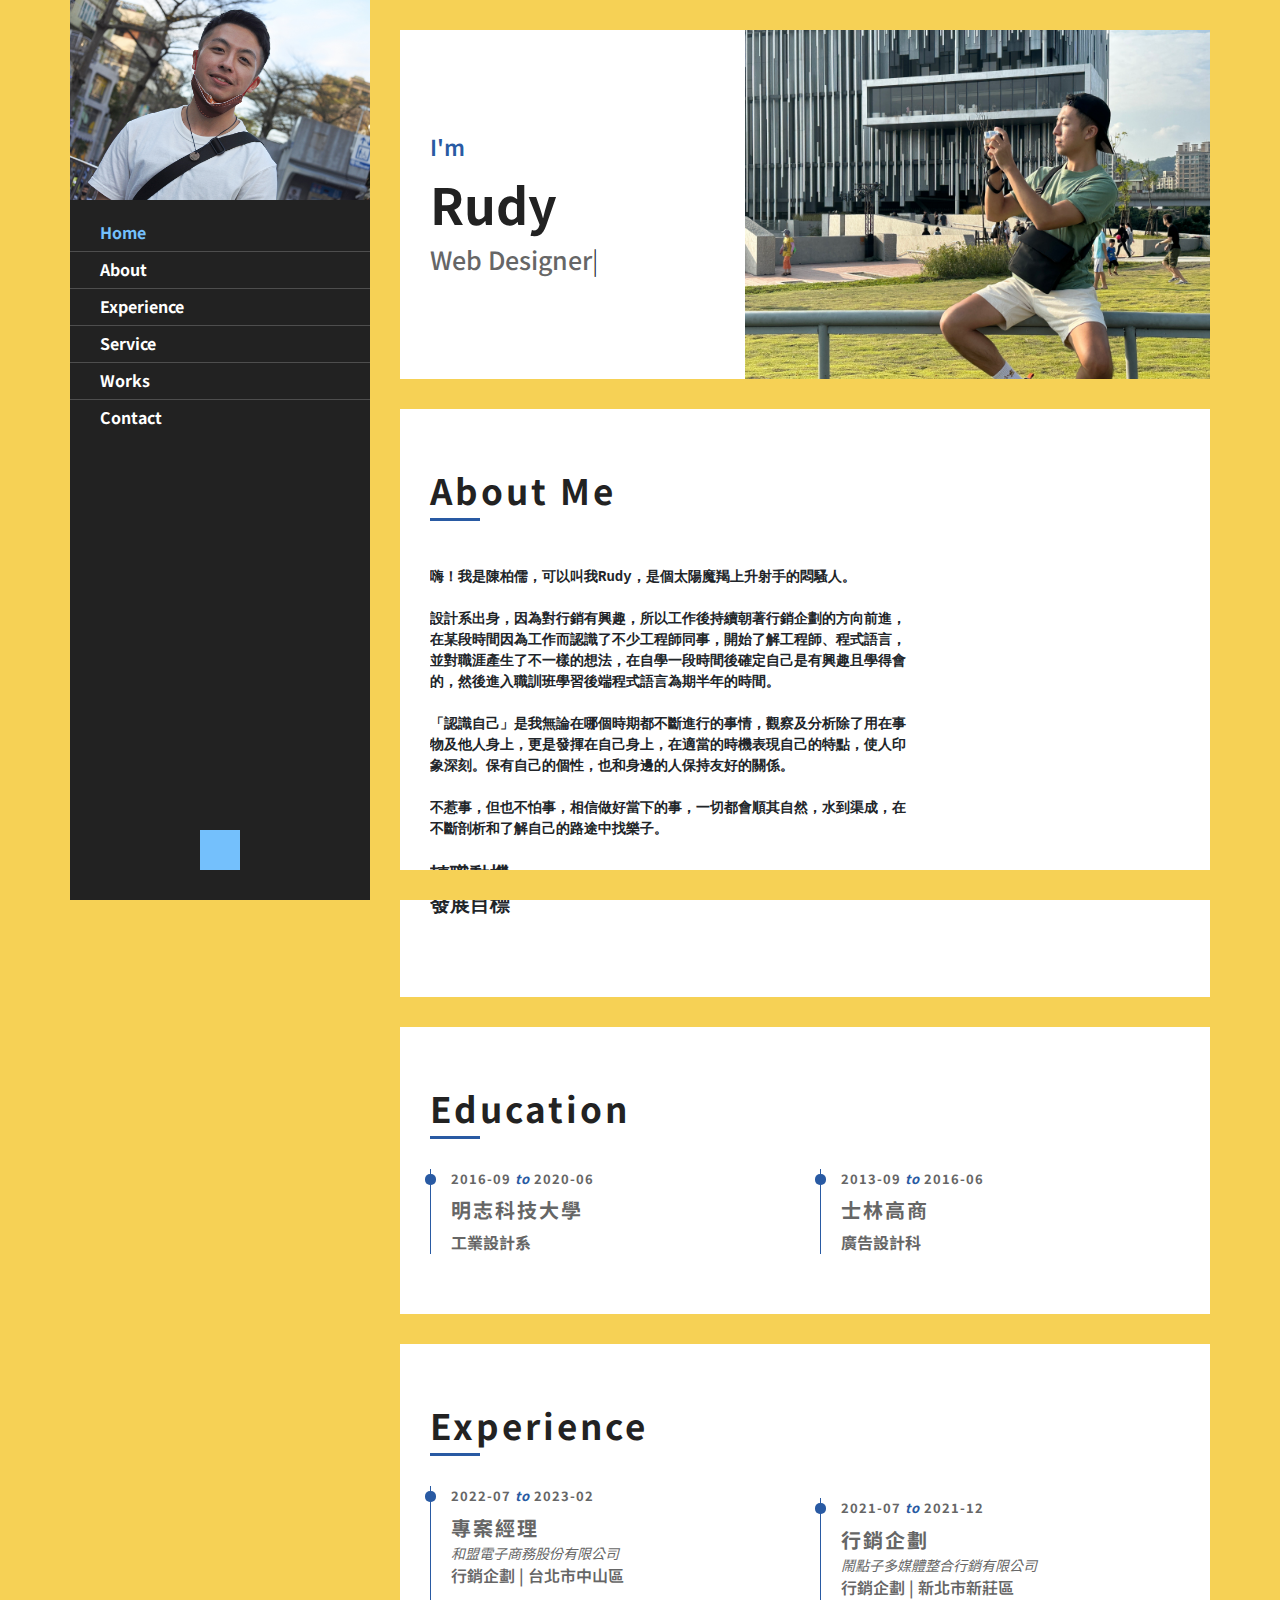
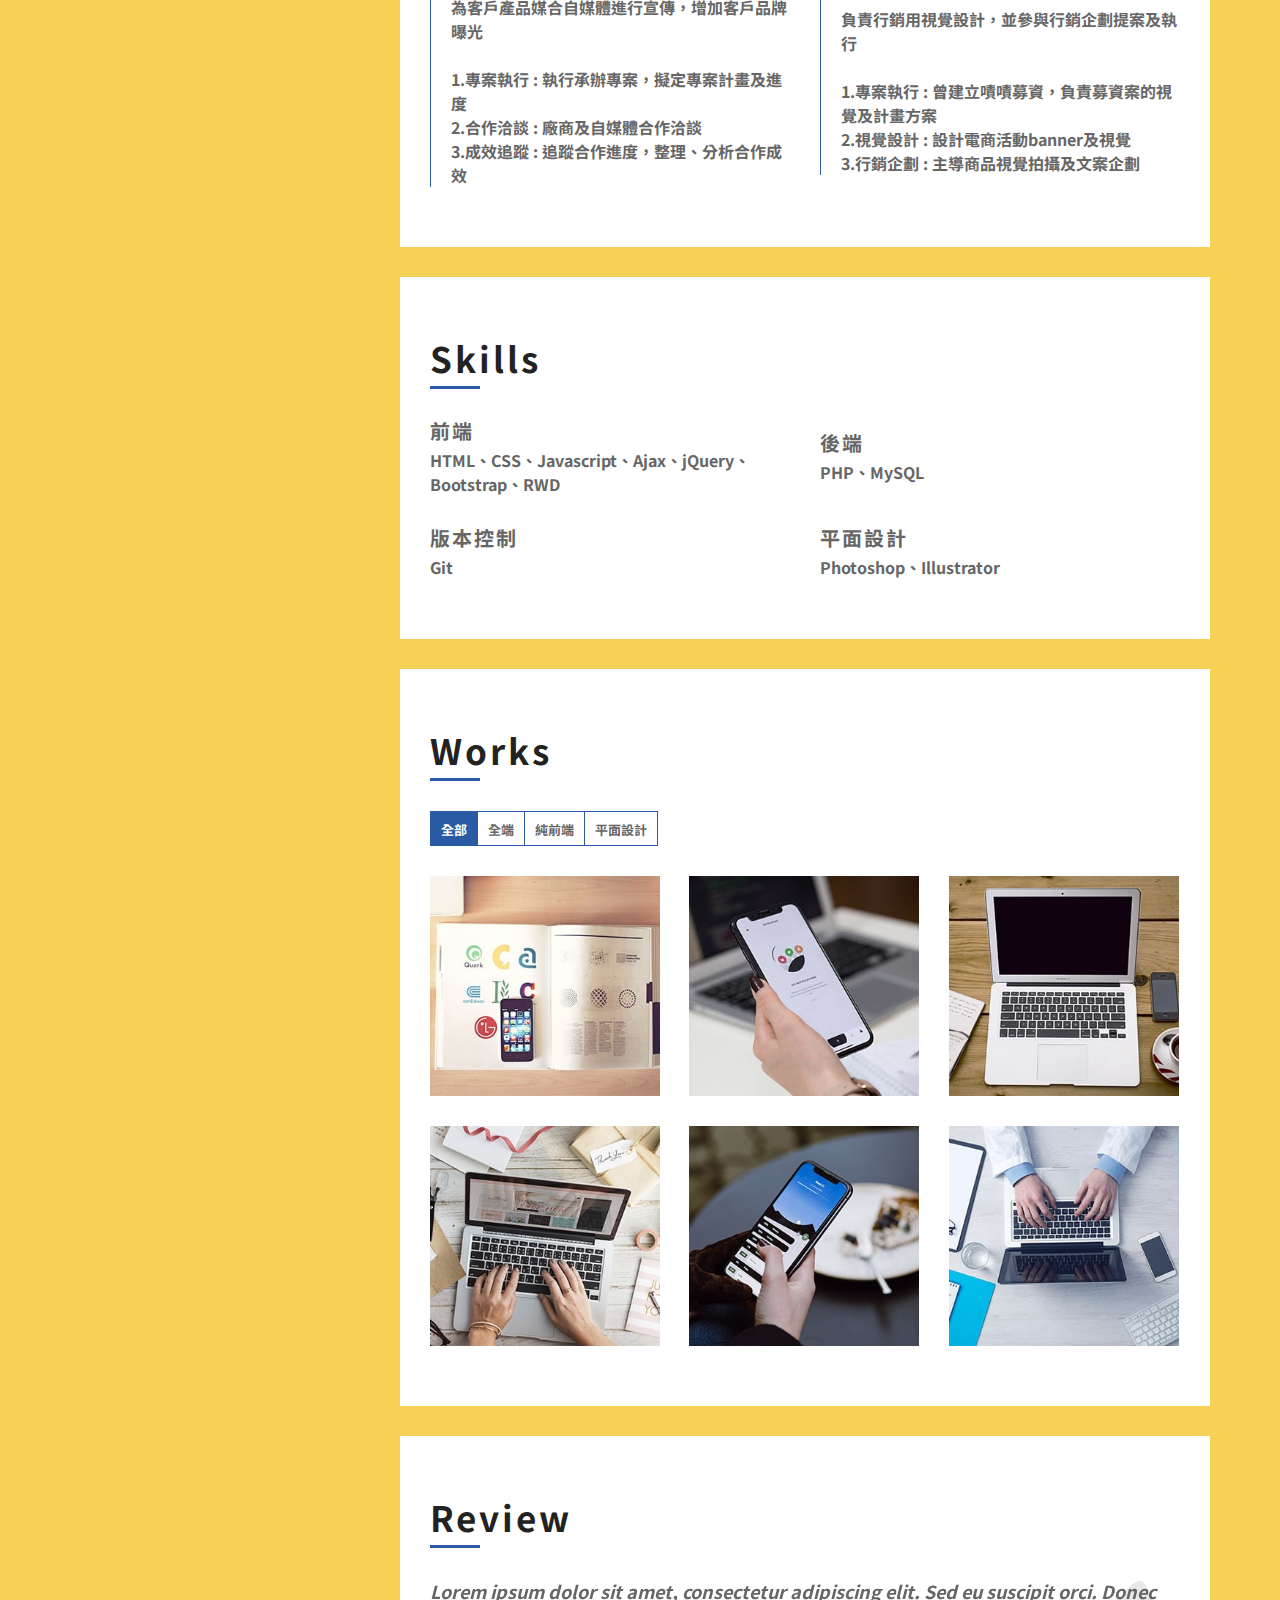
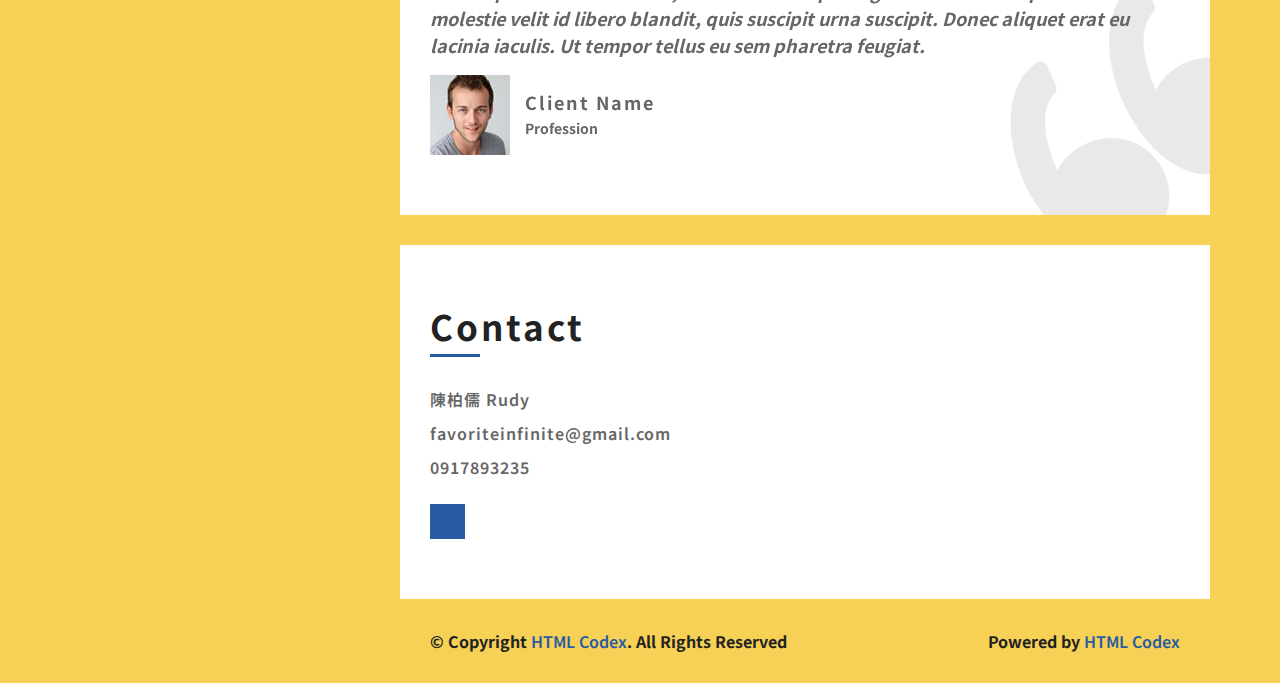
<file: index.html>
<!DOCTYPE html>
<html lang="en">
    <head>
        <meta charset="utf-8">
        <title>Rudy's Resume</title>
        <meta content="width=device-width, initial-scale=1.0" name="viewport">
        <meta content="Resume Website Template Free Download" name="keywords">
        <meta content="Resume Website Template Free Download" name="description">

        <!-- Favicon -->
        <link href="img/favicon.ico" rel="icon">

        <!-- Google Fonts -->
        <link href="https://fonts.googleapis.com/css2?family=Open+Sans:300;400;600;700;800&display=swap" rel="stylesheet">

        <!-- CSS Libraries -->
        <link href="https://stackpath.bootstrapcdn.com/bootstrap/4.4.1/css/bootstrap.min.css" rel="stylesheet">
        <link rel="stylesheet" href="https://cdnjs.cloudflare.com/ajax/libs/font-awesome/6.5.2/css/all.min.css" integrity="sha512-SnH5WK+bZxgPHs44uWIX+LLJAJ9/2PkPKZ5QiAj6Ta86w+fsb2TkcmfRyVX3pBnMFcV7oQPJkl9QevSCWr3W6A==" crossorigin="anonymous" referrerpolicy="no-referrer" />
        <link href="lib/slick/slick.css" rel="stylesheet">
        <link href="lib/slick/slick-theme.css" rel="stylesheet">
        <link href="lib/lightbox/css/lightbox.min.css" rel="stylesheet">
        <link rel="preconnect" href="https://fonts.googleapis.com">
        <link rel="preconnect" href="https://fonts.gstatic.com" crossorigin>
        <link href="https://fonts.googleapis.com/css2?family=Noto+Sans+TC:wght@100..900&display=swap" rel="stylesheet">

        <!-- Template Stylesheet -->
        <link href="css/style.css" rel="stylesheet">
    </head>

    <body data-spy="scroll" data-target=".navbar" data-offset="51">
        <div class="wrapper">
            <div class="sidebar">
                <div class="sidebar-header">
                    <img src="img/profile.jpg" alt="Image">
                </div>
                <div class="sidebar-content">
                    <nav class="navbar navbar-expand-md bg-dark navbar-dark">
                        <a href="#" class="navbar-brand">Navigation</a>
                        <button type="button" class="navbar-toggler" data-toggle="collapse" data-target="#navbarCollapse">
                            <span class="navbar-toggler-icon"></span>
                        </button>
                        <div class="collapse navbar-collapse" id="navbarCollapse">
                            <ul class="nav navbar-nav">
                                <li class="nav-item">
                                    <a class="nav-link" href="#header">Home<i class="fa fa-home"></i></a>
                                </li>
                                <li class="nav-item">
                                    <a class="nav-link" href="#about">About<i class="fa fa-address-card"></i></a>
                                </li>
                                <li class="nav-item">
                                    <a class="nav-link" href="#experience">Experience<i class="fa fa-star"></i></a>
                                </li>
                                <li class="nav-item">
                                    <a class="nav-link" href="#service">Service<i class="fa fa-tasks"></i></a>
                                </li>
                                <li class="nav-item">
                                    <a class="nav-link" href="#portfolio">Works<i class="fa fa-file-archive"></i></a>
                                </li>
                                <li class="nav-item">
                                    <a class="nav-link" href="#contact">Contact<i class="fa fa-envelope"></i></a>
                                </li>
                            </ul>
                        </div>
                    </nav>
                </div>
                <div class="sidebar-footer">
                    <a href="https://www.instagram.com/rudy_chenboru/" target="_blank"><i class="fab fa-instagram" style="font-size: 30px;"></i></a>
                </div>
            </div>
            <div class="content">
                <!-- Header Start -->
                <div class="header" id="header">
                    <div class="content-inner">
                        <p>I'm</p>
                        <h1>Rudy</h1>
                        <h2></h2>
                        <div class="typed-text">Web Designer, Back End Engineer, Graphic Designer</div>
                    </div>
                </div>
                <!-- Header End -->
                
                <!-- Large Button Start -->
                <div class="large-btn">
                    <div class="content-inner">
                        <!-- <a class="btn" href="#"><i class="fa fa-download"></i>Resume</a>
                        <a class="btn" href="#"><i class="fa fa-hands-helping"></i>Hire Me</a> -->
                    </div>
                </div>
                <!-- Large Button End -->
                
                <!-- About Start -->
                <div class="about" id="about">
                    <div class="content-inner">
                        <div class="content-header">
                            <h2>About Me</h2>
                        </div>
                        <div class="row align-items-center">
                            <div class="col-md col-lg">
                                <p><pre>
嗨！我是陳柏儒，可以叫我Rudy，是個太陽魔羯上升射手的悶騷人。

設計系出身，因為對行銷有興趣，所以工作後持續朝著行銷企劃的方向前進，
在某段時間因為工作而認識了不少工程師同事，開始了解工程師、程式語言，
並對職涯產生了不一樣的想法，在自學一段時間後確定自己是有興趣且學得會
的，然後進入職訓班學習後端程式語言為期半年的時間。

「認識自己」是我無論在哪個時期都不斷進行的事情，觀察及分析除了用在事
物及他人身上，更是發揮在自己身上，在適當的時機表現自己的特點，使人印
象深刻。保有自己的個性，也和身邊的人保持友好的關係。

不惹事，但也不怕事，相信做好當下的事，一切都會順其自然，水到渠成，在
不斷剖析和了解自己的路途中找樂子。

<span style="font-size: 20px;"><b>轉職動機</b></span>
<span style="font-size: 20px;"><b>發展目標</b></span>
</pre>
                                </p>
                            </div>
                        </div>
                    </div>
                </div>
                <!-- About End -->
                
                <!-- Education Start -->
                <div class="education" id="education">
                    <div class="content-inner">
                        <div class="content-header">
                            <h2>Education</h2>
                        </div>
                        <div class="row align-items-center">
                            <div class="col-md-6">
                                <div class="edu-col">
                                    <span>2016-09 <i>to</i> 2020-06</span>
                                    <h3>明志科技大學</h3>
                                    <p>工業設計系</p>
                                </div>
                            </div>
                            <div class="col-md-6">
                                <div class="edu-col">
                                    <span>2013-09 <i>to</i> 2016-06</span>
                                    <h3>士林高商</h3>
                                    <p>廣告設計科</p>
                                </div>
                            </div>
                        </div>
                    </div>
                </div>
                <!-- Education Start -->
                
                <!-- Experience Start -->
                <div class="experience" id="experience">
                    <div class="content-inner">
                        <div class="content-header">
                            <h2>Experience</h2>
                        </div>
                        <div class="row align-items-center">
                            <div class="col-md-6">
                                <div class="exp-col">
                                    <span>2022-07 <i>to</i> 2023-02</span>
                                    <h3>專案經理</h3>
                                    <h4>和盟電子商務股份有限公司</h4>
                                    <h5>行銷企劃 | 台北市中山區</h5>
                                    <p>
                                        為客戶產品媒合自媒體進行宣傳，增加客戶品牌曝光<br><br>
                                        1.專案執行 : 執行承辦專案，擬定專案計畫及進度<br>
                                        2.合作洽談 : 廠商及自媒體合作洽談<br>
                                        3.成效追蹤 : 追蹤合作進度，整理、分析合作成效
                                    </p>
                                </div>
                            </div>
                            <div class="col-md-6">
                                <div class="exp-col">
                                    <span>2021-07 <i>to</i> 2021-12</span>
                                    <h3>行銷企劃</h3>
                                    <h4>鬧點子多媒體整合行銷有限公司</h4>
                                    <h5>行銷企劃 | 新北市新莊區</h5>
                                    <p>
                                        負責行銷用視覺設計，並參與行銷企劃提案及執行<br><br>
                                        1.專案執行 : 曾建立嘖嘖募資，負責募資案的視覺及計畫方案<br>
                                        2.視覺設計 : 設計電商活動banner及視覺<br>
                                        3.行銷企劃 : 主導商品視覺拍攝及文案企劃
                                    </p>
                                </div>
                            </div>
                        </div>
                    </div>
                </div>
                <!-- Experience Start -->
                
                <!-- Service Start -->
                <div class="service" id="service">
                    <div class="content-inner">
                        <div class="content-header">
                            <h2>Skills</h2>
                        </div>
                        <div class="row align-items-center">
                            <div class="col-md-6">
                                <div class="srv-col">
                                    <i class="fa-brands fa-html5" style="font-size: 50px;"></i>
                                    <h3>前端</h3>
                                    <p>HTML、CSS、Javascript、Ajax、jQuery、Bootstrap、RWD</p>
                                </div>
                            </div>
                            <div class="col-md-6">
                                <div class="srv-col">
                                    <i class="fa-brands fa-php" style="font-size: 50px;"></i>
                                    <h3>後端</h3>
                                    <p>PHP、MySQL</p>
                                </div>
                            </div>
                            <div class="col-md-6">
                                <div class="srv-col">
                                    <i class="fa-brands fa-github" style="font-size: 50px;"></i>
                                    <h3>版本控制</h3>
                                    <p>Git</p>
                                </div>
                            </div>
                            <div class="col-md-6">
                                <div class="srv-col">
                                    <i class="fa fa-pen-ruler" style="font-size: 50px;"></i>
                                    <h3>平面設計</h3>
                                    <p>Photoshop、Illustrator</p>
                                </div>
                            </div>
                        </div>
                    </div>
                </div>
                <!-- Service Start -->
                
                <!-- Portfolio Start -->
                <div class="portfolio" id="portfolio">
                    <div class="content-inner">
                        <div class="content-header">
                            <h2>Works</h2>
                        </div>
                        <div class="row">
                            <div class="col-lg-12">
                                <ul id="portfolio-flters">
                                    <li data-filter="*" class="filter-active">全部</li>
                                    <li data-filter=".web-des">全端</li>
                                    <li data-filter=".web-dev">純前端</li>
                                    <li data-filter=".dig-mar">平面設計</li>
                                </ul>
                            </div>
                        </div>
                        <div class="row portfolio-container">
                            <div class="col-lg-4 col-md-6 portfolio-item web-des">
                                <div class="portfolio-wrap">
                                    <figure>
                                        <img src="img/portfolio-1.jpg" class="img-fluid" alt="">
                                        <a href="img/portfolio-1.jpg" data-lightbox="portfolio" data-title="Project Name" class="link-preview" title="Preview"><i class="fa fa-eye"></i></a>
                                        <a href="#" class="link-details" title="More Details"><i class="fa fa-link"></i></a>
                                        <a class="portfolio-title" href="#">Project Name <span>Web Design</span></a>
                                    </figure>
                                </div>
                            </div>

                            <div class="col-lg-4 col-md-6 portfolio-item web-des">
                                <div class="portfolio-wrap">
                                    <figure>
                                        <img src="img/portfolio-2.jpg" class="img-fluid" alt="">
                                        <a href="img/portfolio-2.jpg" class="link-preview" data-lightbox="portfolio" data-title="Project Name" title="Preview"><i class="fa fa-eye"></i></a>
                                        <a href="#" class="link-details" title="More Details"><i class="fa fa-link"></i></a>
                                        <a class="portfolio-title" href="#">Project Name <span>Web Design</span></a>
                                    </figure>
                                </div>
                            </div>

                            <div class="col-lg-4 col-md-6 portfolio-item web-dev">
                                <div class="portfolio-wrap">
                                    <figure>
                                        <img src="img/portfolio-3.jpg" class="img-fluid" alt="">
                                        <a href="img/portfolio-3.jpg" class="link-preview" data-lightbox="portfolio" data-title="Project Name" title="Preview"><i class="fa fa-eye"></i></a>
                                        <a href="#" class="link-details" title="More Details"><i class="fa fa-link"></i></a>
                                        <a class="portfolio-title" href="#">Project Name <span>Web Development</span></a>
                                    </figure>
                                </div>
                            </div>

                            <div class="col-lg-4 col-md-6 portfolio-item web-dev">
                                <div class="portfolio-wrap">
                                    <figure>
                                        <img src="img/portfolio-4.jpg" class="img-fluid" alt="">
                                        <a href="img/portfolio-4.jpg" class="link-preview" data-lightbox="portfolio" data-title="Project Name" title="Preview"><i class="fa fa-eye"></i></a>
                                        <a href="#" class="link-details" title="More Details"><i class="fa fa-link"></i></a>
                                        <a class="portfolio-title" href="#">Project Name <span>Web Development</span></a>
                                    </figure>
                                </div>
                            </div>

                            <div class="col-lg-4 col-md-6 portfolio-item dig-mar">
                                <div class="portfolio-wrap">
                                    <figure>
                                        <img src="img/portfolio-5.jpg" class="img-fluid" alt="">
                                        <a href="img/portfolio-5.jpg" class="link-preview" data-lightbox="portfolio" data-title="Project Name" title="Preview"><i class="fa fa-eye"></i></a>
                                        <a href="#" class="link-details" title="More Details"><i class="fa fa-link"></i></a>
                                        <a class="portfolio-title" href="#">Project Name <span>Digital Marketing</span></a>
                                    </figure>
                                </div>
                            </div>

                            <div class="col-lg-4 col-md-6 portfolio-item dig-mar">
                                <div class="portfolio-wrap">
                                    <figure>
                                        <img src="img/portfolio-6.jpg" class="img-fluid" alt="">
                                        <a href="img/portfolio-6.jpg" class="link-preview" data-lightbox="portfolio" data-title="Project Name" title="Preview"><i class="fa fa-eye"></i></a>
                                        <a href="#" class="link-details" title="More Details"><i class="fa fa-link"></i></a>
                                        <a class="portfolio-title" href="#">Project Name <span>Digital Marketing</span></a>
                                    </figure>
                                </div>
                            </div>
                        </div>
                    </div>
                </div>
                <!-- Portfolio Start -->
                
                <!-- Review Start -->
                <div class="review" id="review">
                    <div class="content-inner">
                        <div class="content-header">
                            <h2>Review</h2>
                        </div>
                        <div class="row align-items-center review-slider">
                            <div class="col-md-12">
                                <div class="review-slider-item">
                                    <div class="review-text">
                                        <p>
                                            Lorem ipsum dolor sit amet, consectetur adipiscing elit. Sed eu suscipit orci. Donec molestie velit id libero blandit, quis suscipit urna suscipit. Donec aliquet erat eu lacinia iaculis. Ut tempor tellus eu sem pharetra feugiat.
                                        </p>
                                    </div>
                                    <div class="review-img">
                                        <img src="img/review-1.jpg" alt="Image">
                                        <div class="review-name">
                                            <h3>Client Name</h3>
                                            <p>Profession</p>
                                        </div>
                                    </div>
                                </div>
                            </div>
                            <div class="col-md-12">
                                <div class="review-slider-item">
                                    <div class="review-text">
                                        <p>
                                            Lorem ipsum dolor sit amet, consectetur adipiscing elit. Sed eu suscipit orci. Donec molestie velit id libero blandit, quis suscipit urna suscipit. Donec aliquet erat eu lacinia iaculis. Ut tempor tellus eu sem pharetra feugiat.
                                        </p>
                                    </div>
                                    <div class="review-img">
                                        <img src="img/review-2.jpg" alt="Image">
                                        <div class="review-name">
                                            <h3>Client Name</h3>
                                            <p>Profession</p>
                                        </div>
                                    </div>
                                </div>
                            </div>
                            <div class="col-md-12">
                                <div class="review-slider-item">
                                    <div class="review-text">
                                        <p>
                                            Lorem ipsum dolor sit amet, consectetur adipiscing elit. Sed eu suscipit orci. Donec molestie velit id libero blandit, quis suscipit urna suscipit. Donec aliquet erat eu lacinia iaculis. Ut tempor tellus eu sem pharetra feugiat.
                                        </p>
                                    </div>
                                    <div class="review-img">
                                        <img src="img/review-3.jpg" alt="Image">
                                        <div class="review-name">
                                            <h3>Client Name</h3>
                                            <p>Profession</p>
                                        </div>
                                    </div>
                                </div>
                            </div>
                        </div>
                    </div>
                </div>
                <!-- Review End -->
                
                <!-- Contact Start -->
                <div class="contact" id="contact">
                    <div class="content-inner">
                        <div class="content-header">
                            <h2>Contact</h2>
                        </div>
                        <div class="row align-items-center">
                            <div class="col-md-6">
                                <div class="contact-info">
                                    <p><i class="fa fa-user"></i>陳柏儒 Rudy</p>
                                    <p><i class="fa fa-envelope"></i><a href="mailto:favoriteinfinite@gmail.com">favoriteinfinite@gmail.com</a></p>
                                    <p><i class="fa fa-phone"></i><a href="tel:+1234567890">0917893235</a></p>
                                    <div class="social">
                                        <a class="btn" href=""><i class="fab fa-instagram"></i></a>
                                    </div>
                                </div>
                            </div>
                        </div>
                    </div>
                </div>
                <!-- Contact End -->
                
                <!-- Footer Start -->
                <div class="footer">
                    <div class="content-inner">
                        <div class="row align-items-center">
                            <div class="col-md-6">
                                <p>&copy; Copyright <a href="https://htmlcodex.com">HTML Codex</a>. All Rights Reserved</p>
                            </div>
                            <div class="col-md-6">
                                <p>Powered by <a href="https://htmlcodex.com">HTML Codex</a></p>
                            </div>
                        </div>
                    </div>
                </div>
                <!-- Footer Start -->
            </div>
        </div>
        
        <!-- Back to Top -->
        <a href="#" class="back-to-top"><i class="fa fa-angle-double-up"></i></a>
        
        <!-- JavaScript Libraries -->
        <script src="https://code.jquery.com/jquery-3.4.1.min.js"></script>
        <script src="https://stackpath.bootstrapcdn.com/bootstrap/4.4.1/js/bootstrap.bundle.min.js"></script>
        <script src="lib/easing/easing.min.js"></script>
        <script src="lib/slick/slick.min.js"></script>
        <script src="lib/typed/typed.min.js"></script>
        <script src="lib/waypoints/waypoints.min.js"></script>
        <script src="lib/isotope/isotope.pkgd.min.js"></script>
        <script src="lib/lightbox/js/lightbox.min.js"></script>
        
        <!-- Template Javascript -->
        <script src="js/main.js"></script>
    </body>
</html>
</file>
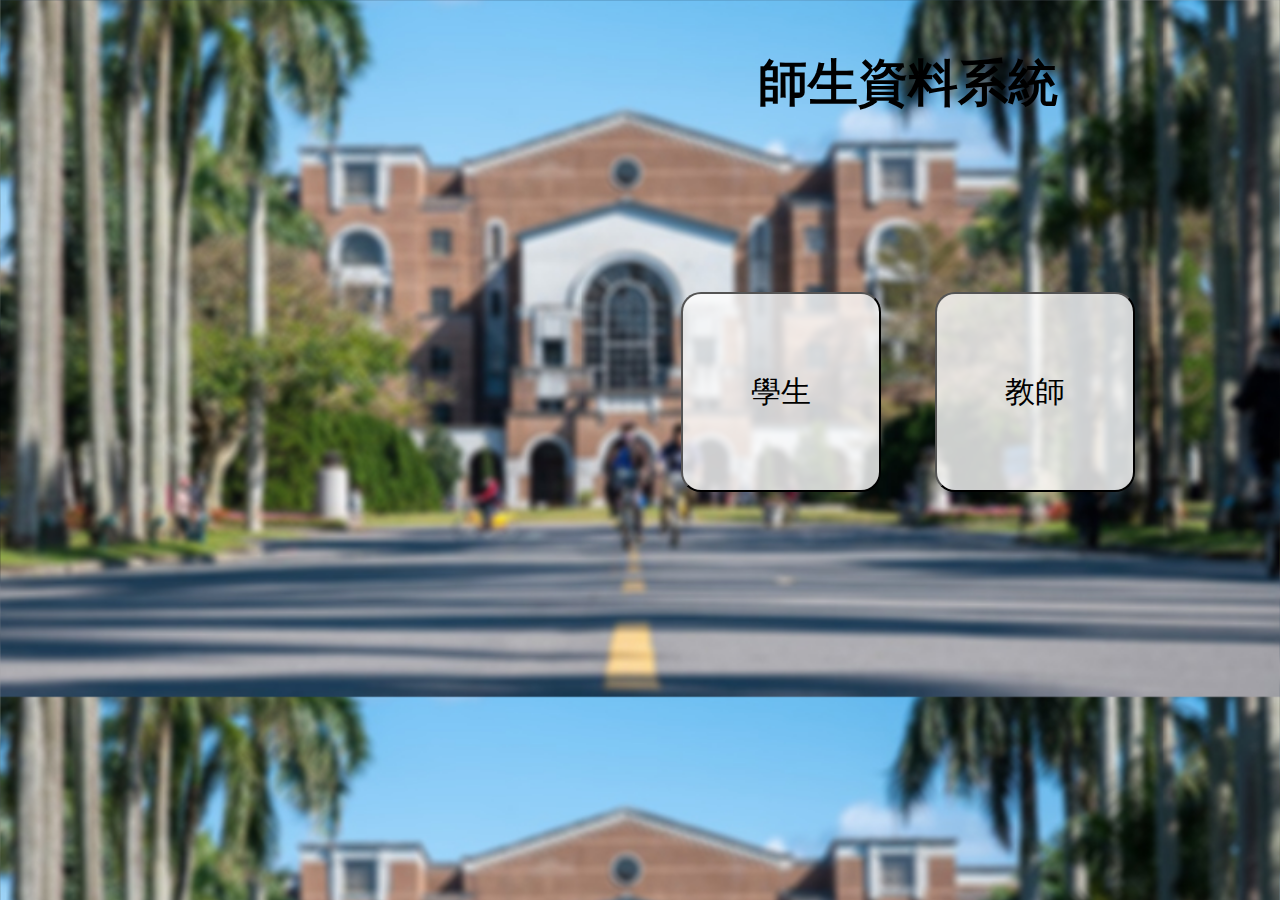
<file: school-system/index.html>
<!DOCTYPE html>
<html lang="en">
<head>
    <meta charset="UTF-8">
    <meta name="viewport" content="width=device-width, initial-scale=1.0">
    <title>Enter</title>
    <style>
        body{
            background-image: url(./css/school.jpg);
            background-size: cover;
        }
        .container{
            width: 200vh;
            margin: auto;
        }
        h3{
            text-align: center;
            font-size: 50px;
        }
        table{
            margin: auto;
            height: 50vh;
        }
        button{
            height: 200px;
            width: 200px;
            border-radius: 20px;
            font-size: 30px;
            background-color: rgb(255, 255, 255,0.8);
        }
        .student{
            margin-right: 50px;
        }
        .student:hover{
            background-color: rgb(138, 224, 255);           
        }
        .teacher:hover{
            background-color: rgb(255, 156, 200);
        }
        
    </style>
</head>
<body>
    <div class="container">
        <div class="box"></div>
        <table>
            <h3>師生資料系統</h3>
            <tr>
                <td><a href="./student/student.html"><button class="student">學生</button></a></td>
                <td><a href="./teacher/teacher.html"><button class="teacher">教師</button></a></td>
            </tr>
        </table>
    </div>
</body>
</html>
</file>
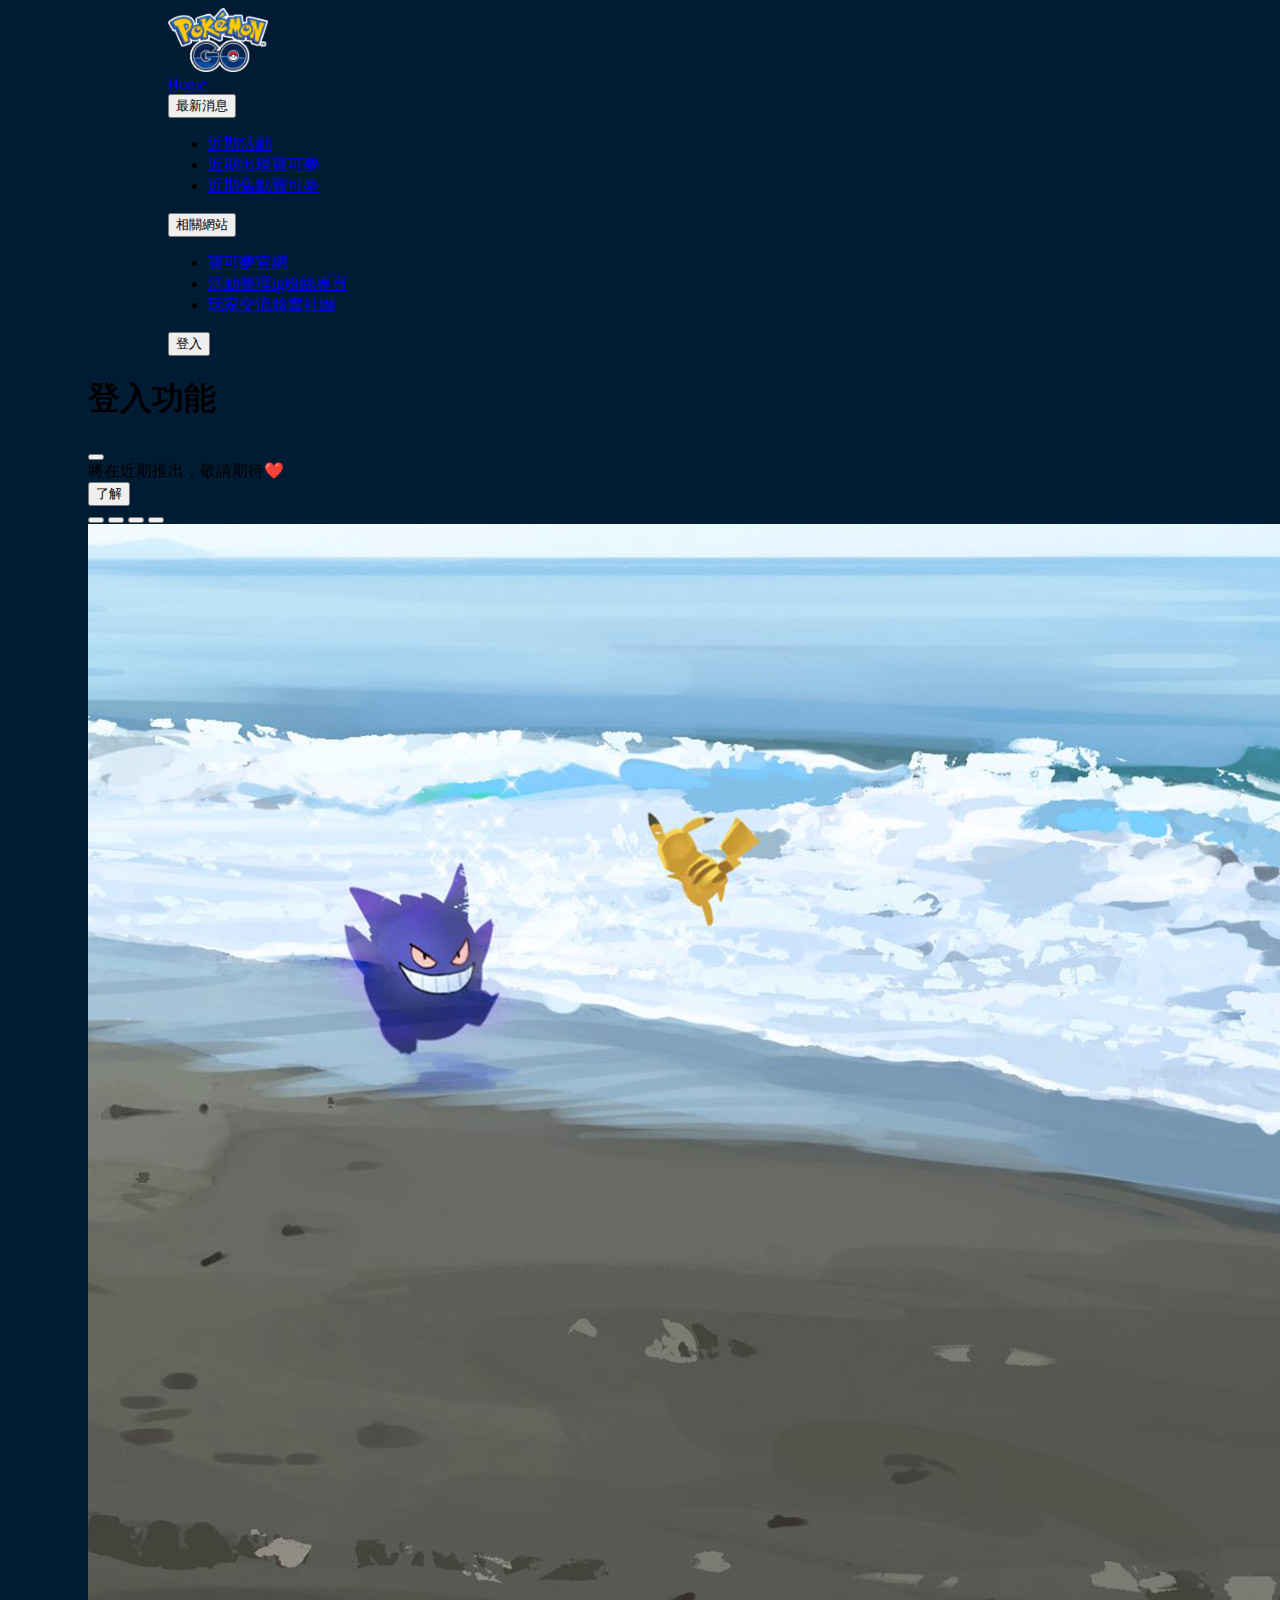
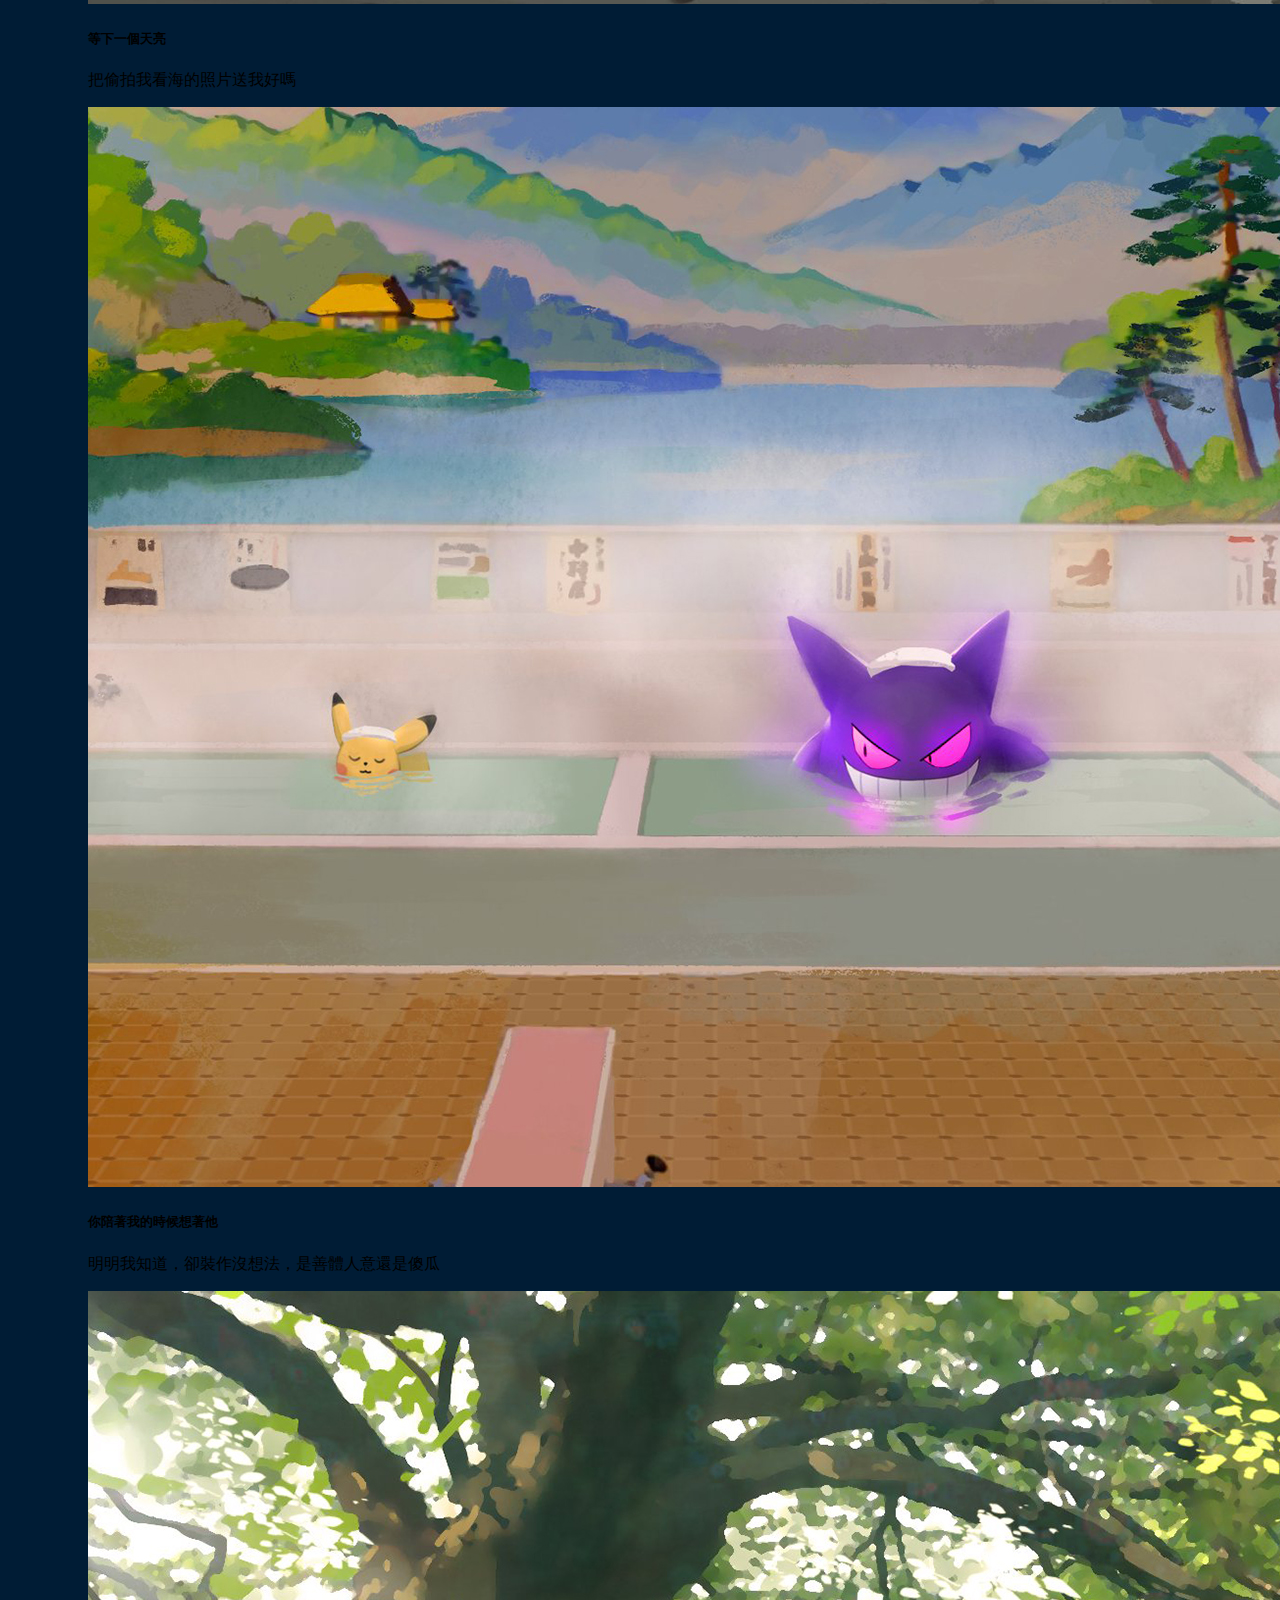
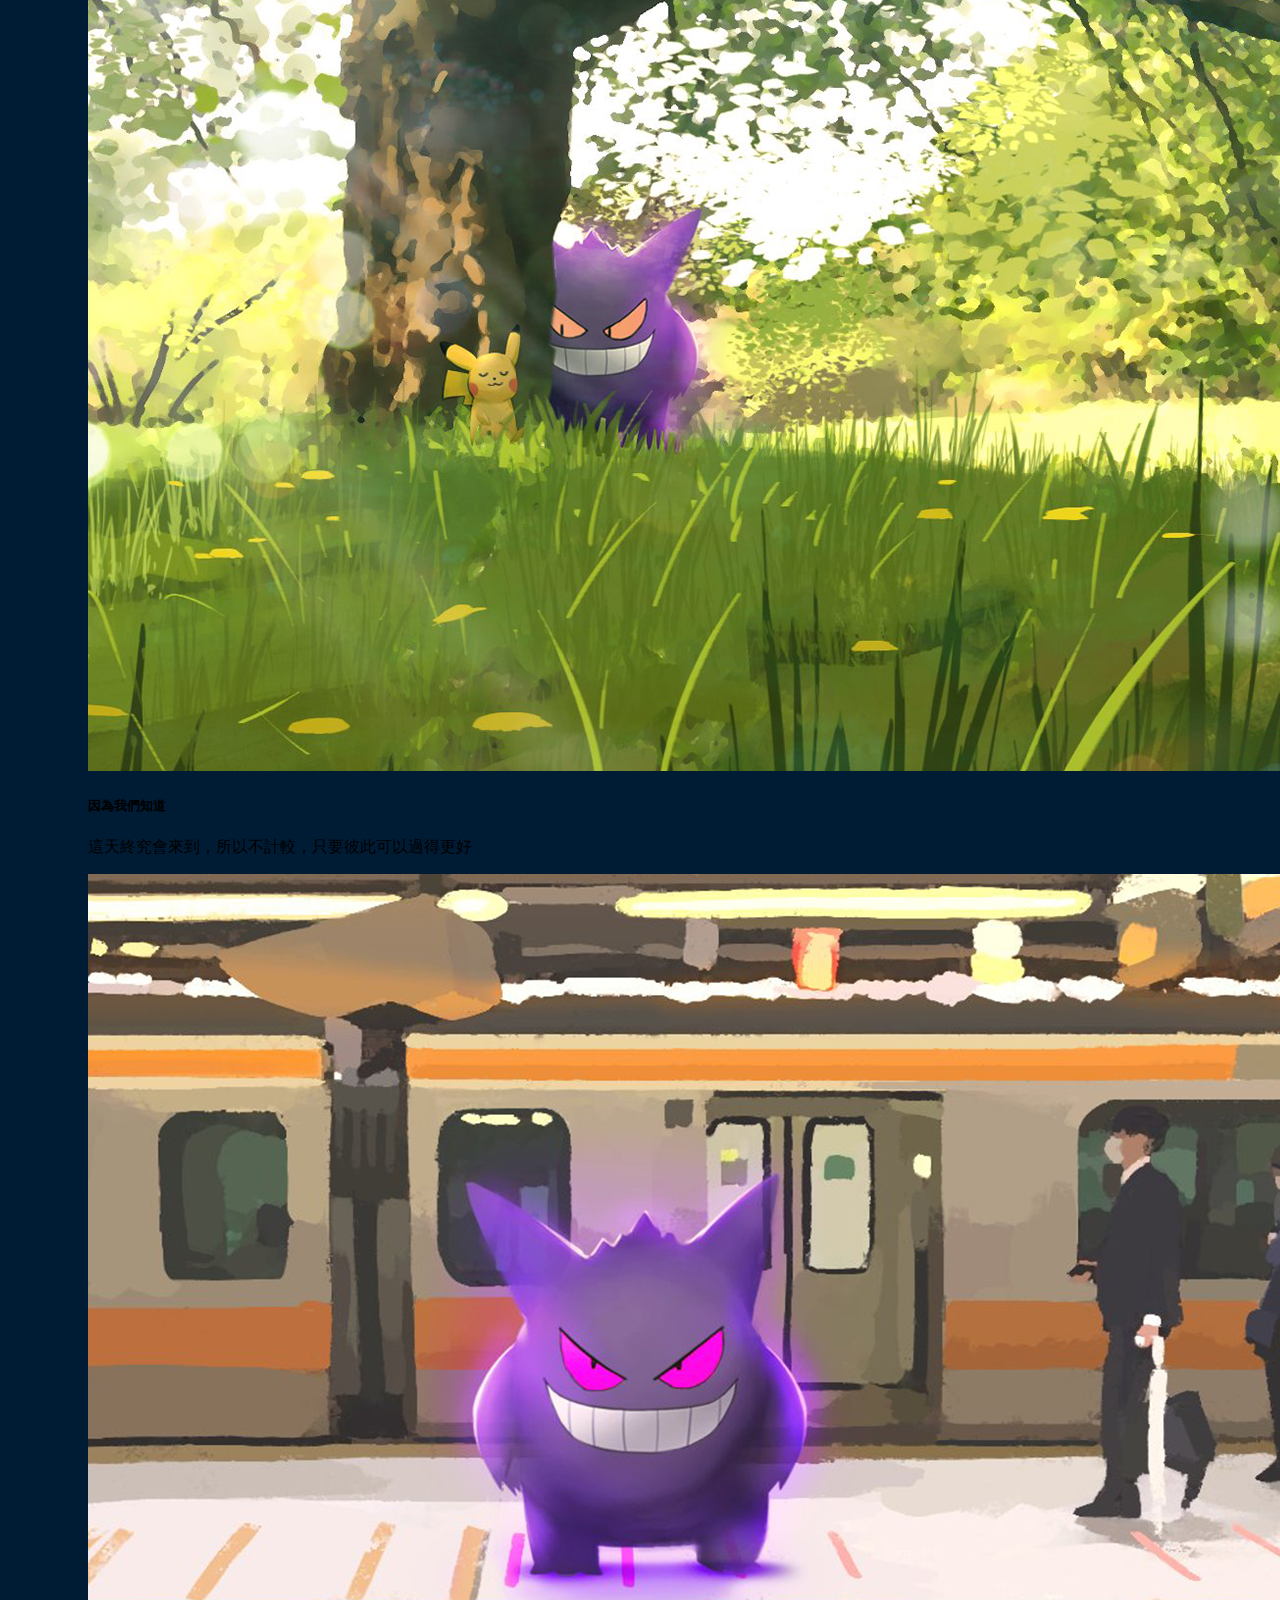
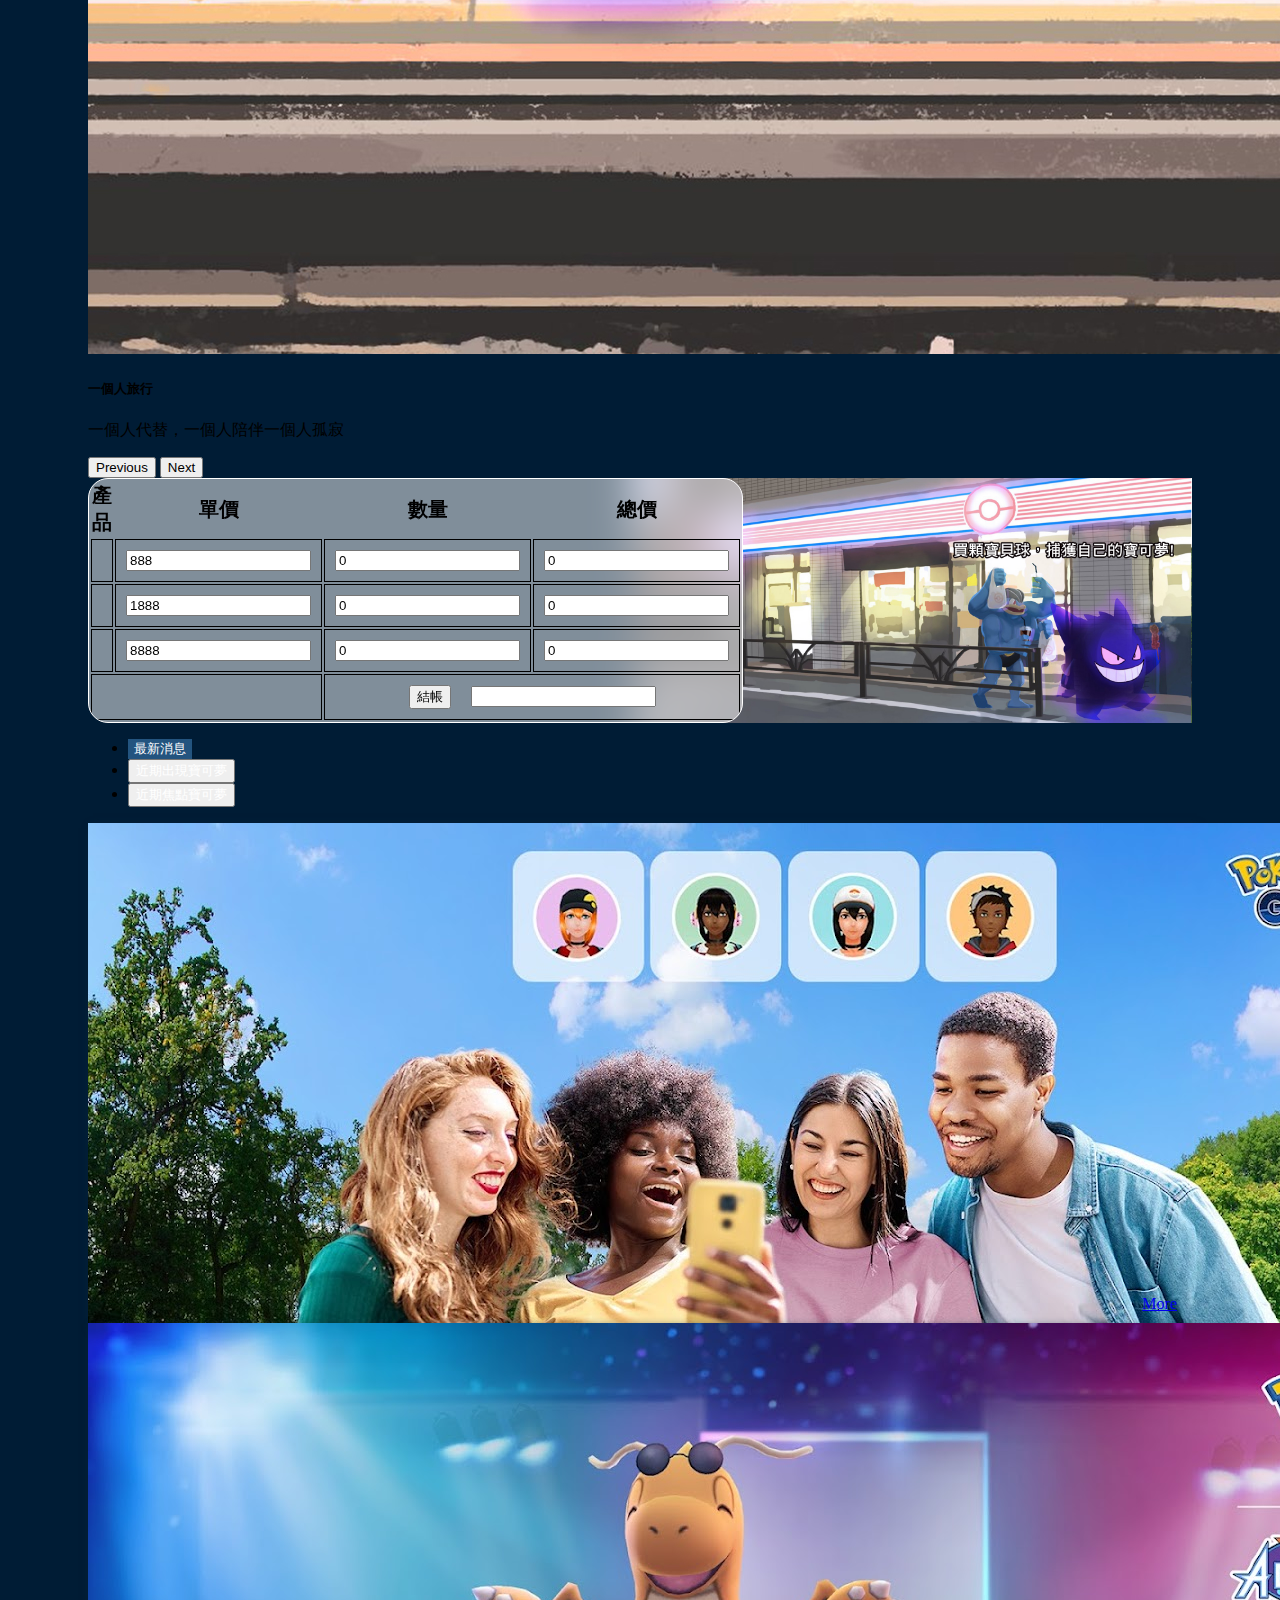
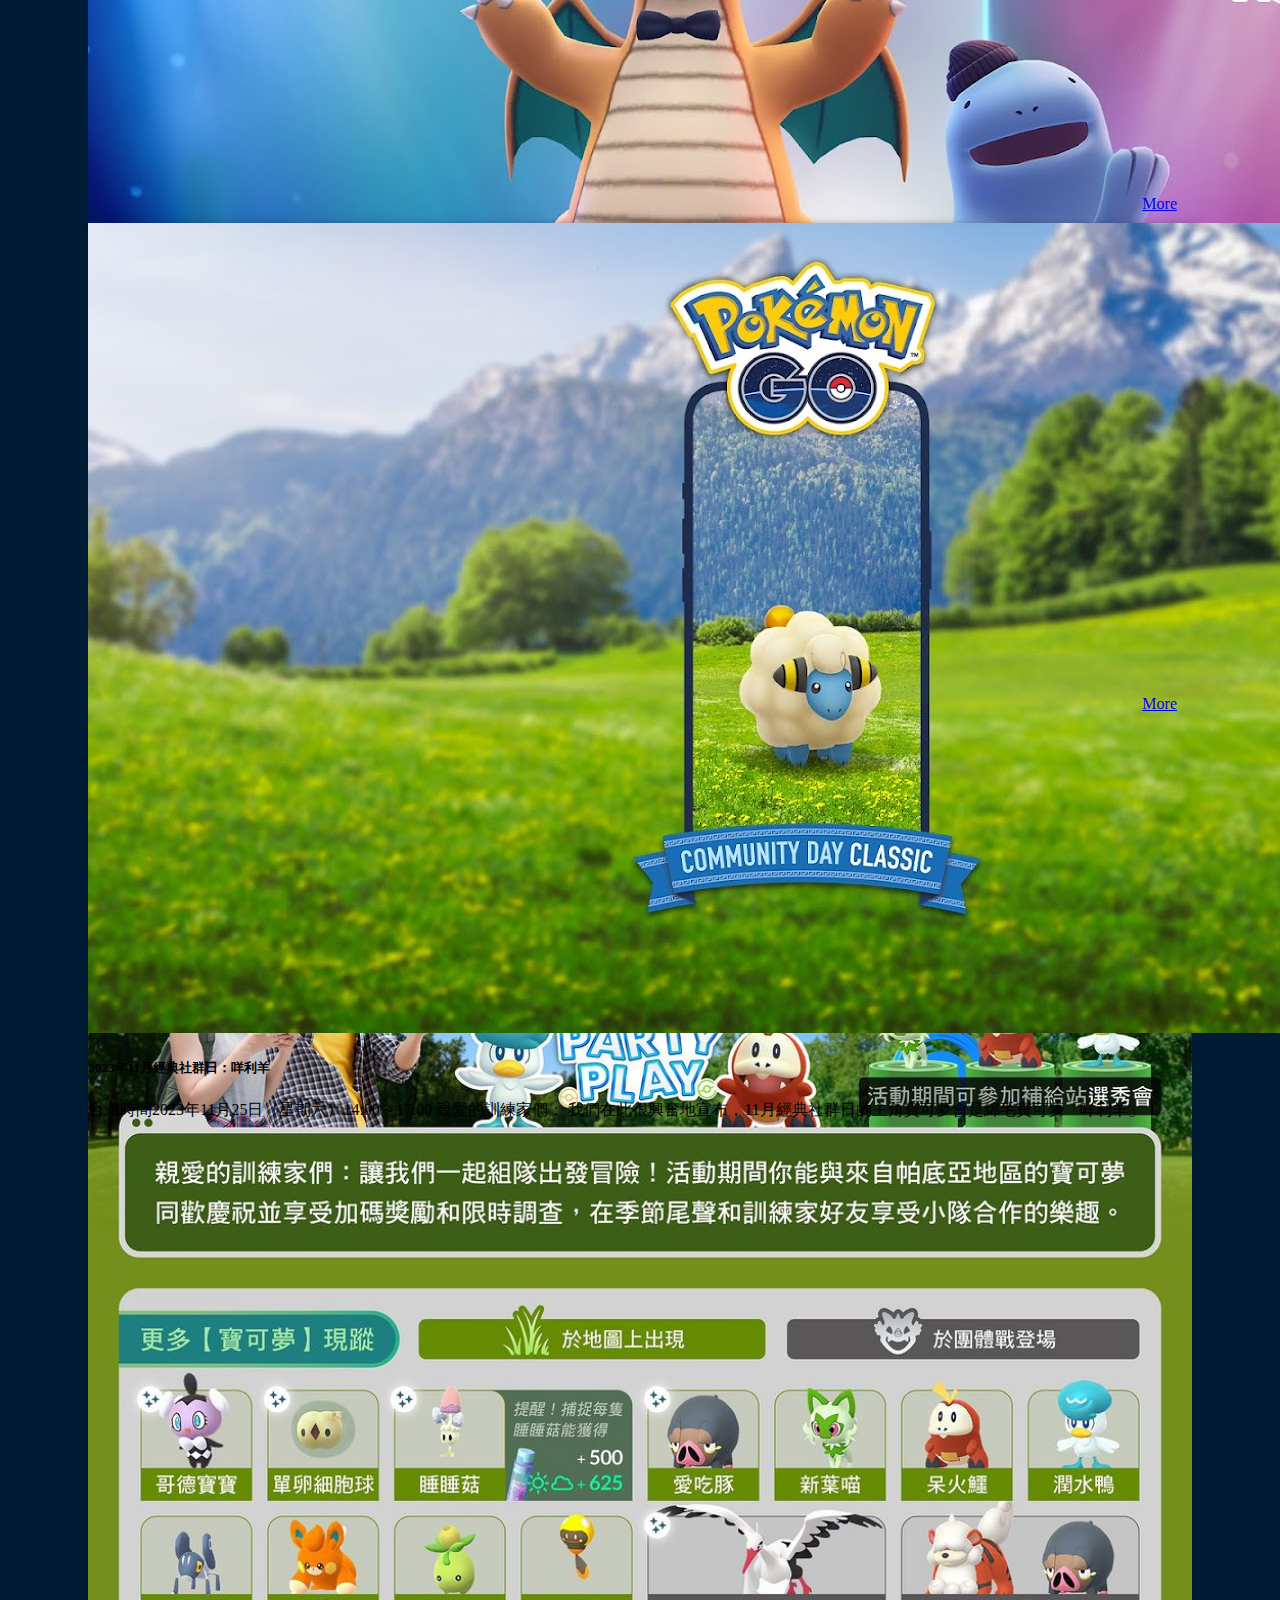
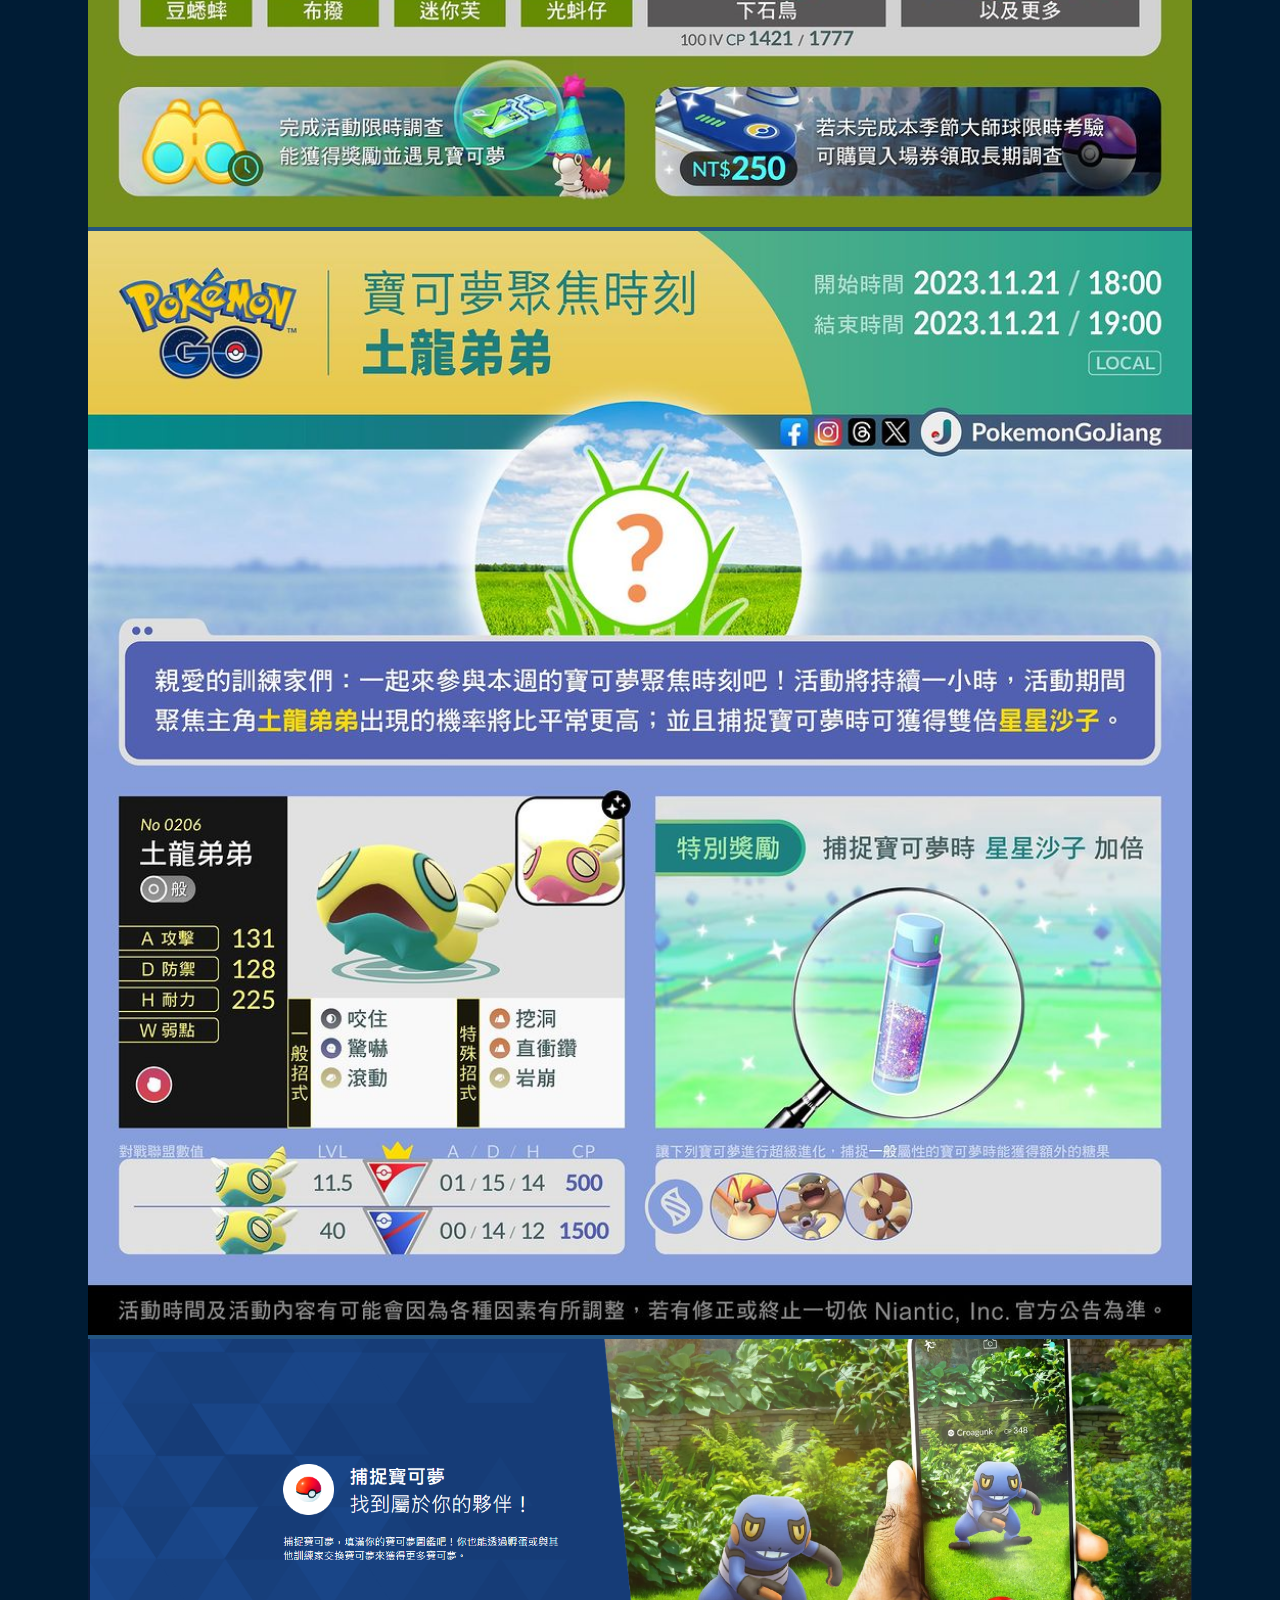
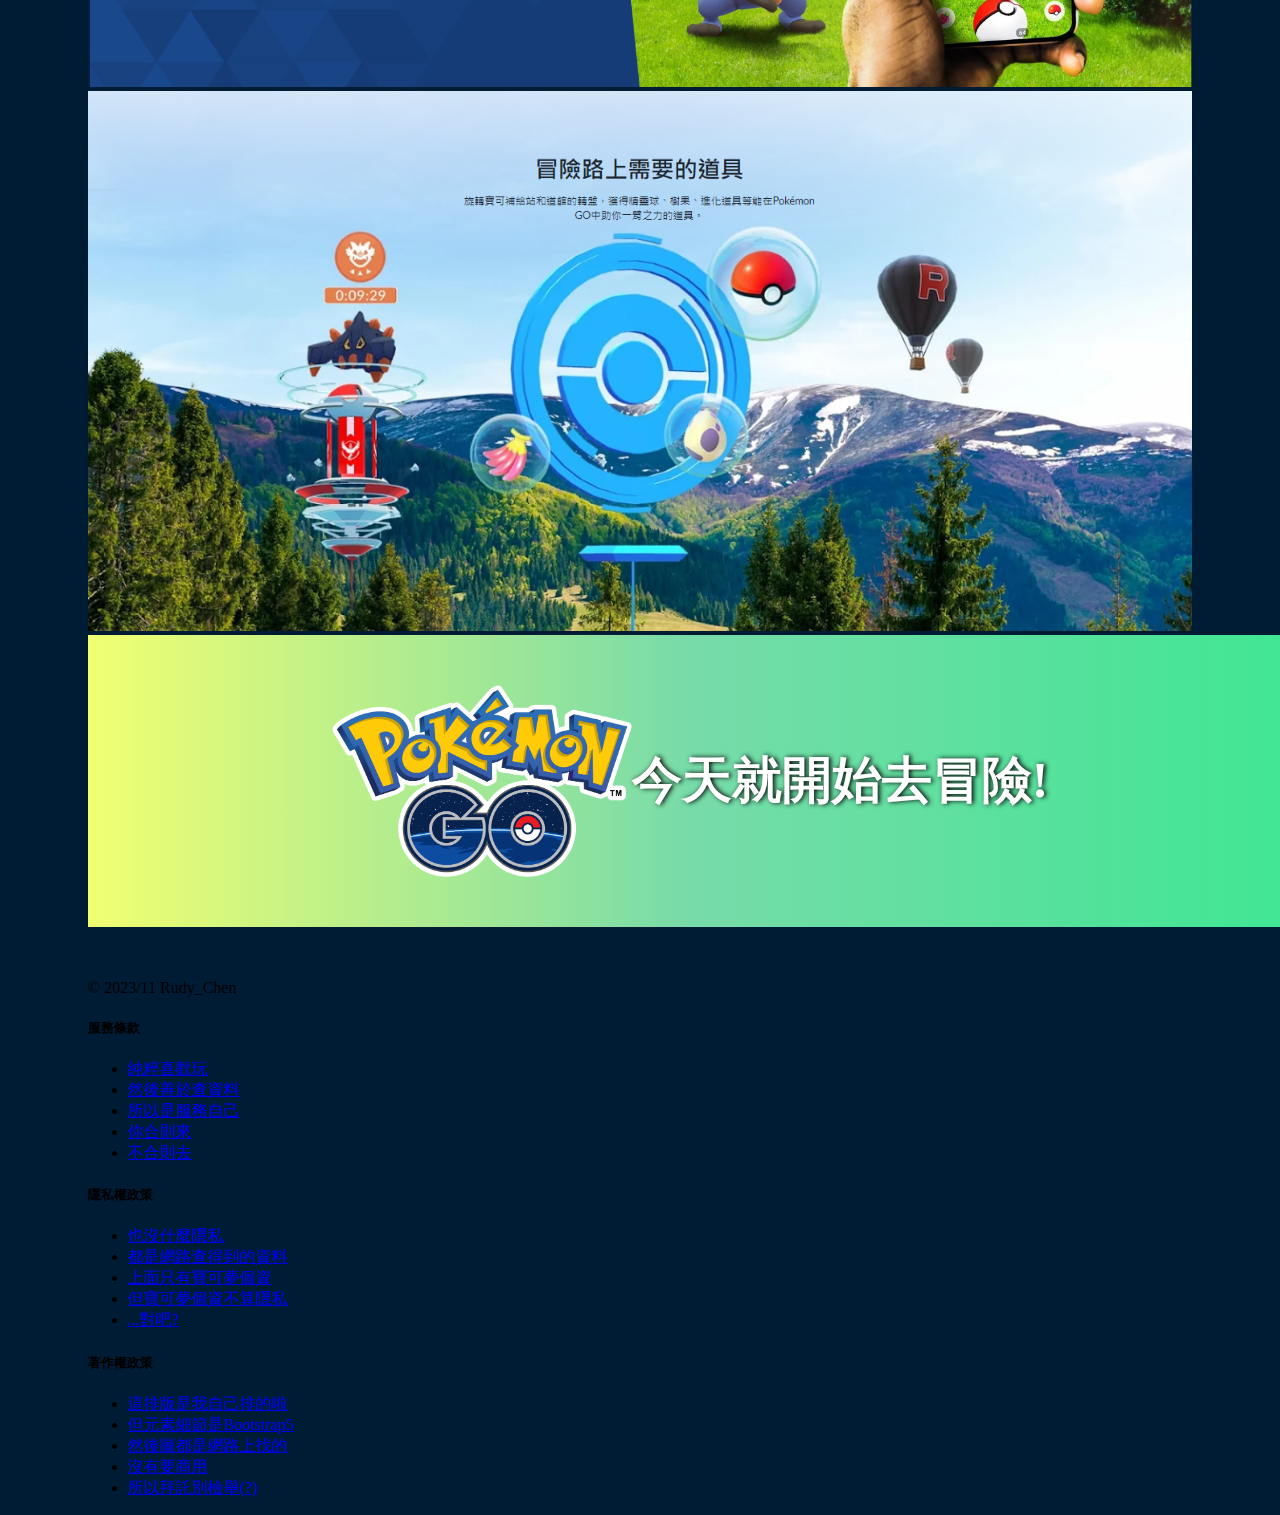
<file: webdesign-shop/index.html>
<!DOCTYPE html>
<html lang="en">

<head>
    <meta charset="UTF-8">
    <meta name="viewport" content="width=device-width, initial-scale=1.0">
    <link rel="stylesheet" href="https://cdn.jsdelivr.net/npm/bootstrap@5.3.2/dist/css/bootstrap.min.css"
        integrity="sha384-T3c6CoIi6uLrA9TneNEoa7RxnatzjcDSCmG1MXxSR1GAsXEV/Dwwykc2MPK8M2HN" crossorigin="anonymous">
    <script src="https://cdn.jsdelivr.net/npm/bootstrap@5.3.2/dist/js/bootstrap.bundle.min.js"
        integrity="sha384-BBtl+eGJRgqQAUMxJ7pMwbEyER4l1g+O15P+16Ep7Q9Q+zqX6gSbd85u4mG4QzX+"
        crossorigin="anonymous"></script>
    <script src="https://cdn.jsdelivr.net/npm/bootstrap@5.3.2/dist/js/bootstrap.bundle.min.js"></script>

    <title>231122practice</title>
    <style>
        body {
            background-color: rgb(0, 28, 53);
        }
        .shop{
            background-image: url(./img/shop-banner.jpg);
            background-size: contain;
            background-repeat: no-repeat;
            background-position: right;
        }
        
        .shop table {
            width: 50%;
            background-color: rgba(255, 255, 255, .5);
            backdrop-filter: blur(20px);
            text-align: center;
            border: 1px solid white;
            border-radius: 20px;
            overflow: hidden;
        }

        .shop td {
            width: 25%;
            height: 10px;
            padding: 10px;
            border: 1px solid black;
        }
    
        .container-fluid {
            padding: 0px 80px;
        }

        .nav-link:hover,
        .dropdown:hover {
            background-color: rgb(35, 84, 127);
            border-radius: 5px;
            color: white;
        }

        .tab-content {
            background-color: rgb(35, 84, 127);
        }

        .nav-link:hover {
            background-color: rgb(35, 84, 127);
        }

        .nav-link:active {
            background-color: rgb(35, 84, 127);
        }

        .nav-tabs .nav-link.active {
            background-color: rgb(35, 84, 127);
            color: white;
            border: none;
        }

        .card {
            height: 500px;
            border: none;
            position: relative;
            box-shadow: 5px 5px 10px rgb(18, 43, 66);
        }

        .card-body .btn {
            position: absolute;
            right: 15px;
            bottom: 10px;
        }

        .myfooter {
            padding: 50px;
            width: 100%;
            display: flex;
            justify-content: center;
            align-items: center;
            text-align: center;
            font-size: 50px;
            font-weight: bold;
            color: white;
            text-shadow: 2px 0px 5px black;
            background: linear-gradient(to right, rgb(241, 255, 113), rgb(119, 219, 169), rgb(64, 230, 147));
        }
    </style>
</head>

<body>
    <div class="container-fluid">
        <!-- nav bar -->
        <nav class="navbar navbar-expand-lg bg-body-tertiary fixed-top">
            <div class="container-fluid">
                <a class="navbar-brand" href="#"><img src="./img/logo.png" alt="" width="100px"></a>
                <div class="collapse navbar-collapse" id="navbarNavAltMarkup">
                    <div class="navbar-nav">
                        <a class="nav-link " aria-current="page" href="./index.html">Home</a>
                        <div class="dropdown">
                            <button class="btn dropdown-toggle" type="button" data-bs-toggle="dropdown"
                                aria-expanded="false">
                                最新消息
                            </button>
                            <ul class="dropdown-menu">
                                <li><a class="dropdown-item" href="#1">近期活動</a></li>
                                <li><a class="dropdown-item" href="#2">近期出現寶可夢</a></li>
                                <li><a class="dropdown-item" href="#2">近期焦點寶可夢</a></li>
                            </ul>
                        </div>
                        <div class="dropdown">
                            <button class="btn dropdown-toggle" type="button" data-bs-toggle="dropdown"
                                aria-expanded="false">
                                相關網站
                            </button>
                            <ul class="dropdown-menu">
                                <li><a class="dropdown-item" href="https://pokemongolive.com/?hl=zh_Hant">寶可夢官網</a></li>
                                <li><a class="dropdown-item"
                                        href="https://www.instagram.com/pokemongojiang/">活動整理ig粉絲專頁</a></li>
                                <li><a class="dropdown-item"
                                        href="https://www.facebook.com/groups/932304146879607/">玩家交流臉書社團</a></li>
                            </ul>
                        </div>
                        <button type="button" class="btn btn-primary" data-bs-toggle="modal" data-bs-target="#first">
                            登入
                        </button>
                    </div>
                </div>
            </div>
        </nav>

        <div class="modal fade " id="first" data-bs-backdrop="static" data-bs-keyboard="false" tabindex="-1"
            aria-labelledby="staticBackdropLabel" aria-hidden="true">
            <div class="modal-dialog">
                <div class="modal-content ">
                    <div class="modal-header ">
                        <h1 class="modal-title fs-5 " id="staticBackdropLabel">登入功能</h1>
                        <button type="button" class="btn-close" data-bs-dismiss="modal" aria-label="Close"></button>
                    </div>
                    <div class="modal-body">
                        將在近期推出，敬請期待❤️
                    </div>
                    <div class="modal-footer">
                        <button type="button" class="btn btn-success" data-bs-dismiss="modal">了解</button>
                    </div>
                </div>
            </div>
        </div>

        <!-- carousel -->
        <div id="carouselExampleCaptions" class="carousel slide mt-5 mb-5">
            <div class="carousel-indicators">
                <button type="button" data-bs-target="#carouselExampleCaptions" data-bs-slide-to="0" class="active"
                    aria-current="true" aria-label="Slide 1"></button>
                <button type="button" data-bs-target="#carouselExampleCaptions" data-bs-slide-to="1"
                    aria-label="Slide 2"></button>
                <button type="button" data-bs-target="#carouselExampleCaptions" data-bs-slide-to="2"
                    aria-label="Slide 3"></button>
                <button type="button" data-bs-target="#carouselExampleCaptions" data-bs-slide-to="3"
                    aria-label="Slide 4"></button>
            </div>
            <div class="carousel-inner">
                <div class="carousel-item active">
                    <img src="./img/bg1.jpg" class="d-block w-100" alt="...">
                    <div class="carousel-caption d-none d-md-block">
                        <h5>等下一個天亮</h5>
                        <p>把偷拍我看海的照片送我好嗎</p>
                    </div>
                </div>
                <div class="carousel-item">
                    <img src="./img/bg2.jpg" class="d-block w-100" alt="...">
                    <div class="carousel-caption d-none d-md-block">
                        <h5>你陪著我的時候想著他</h5>
                        <p>明明我知道，卻裝作沒想法，是善體人意還是傻瓜</p>
                    </div>
                </div>
                <div class="carousel-item">
                    <img src="./img/bg3.jpg" class="d-block w-100" alt="...">
                    <div class="carousel-caption d-none d-md-block">
                        <h5>因為我們知道</h5>
                        <p>這天終究會來到，所以不計較，只要彼此可以過得更好</p>
                    </div>
                </div>
                <div class="carousel-item">
                    <img src="./img/bg4.jpg" class="d-block w-100" alt="...">
                    <div class="carousel-caption d-none d-md-block">
                        <h5>一個人旅行</h5>
                        <p>一個人代替，一個人陪伴一個人孤寂</p>
                    </div>
                </div>
            </div>
            <button class="carousel-control-prev" type="button" data-bs-target="#carouselExampleCaptions"
                data-bs-slide="prev">
                <span class="carousel-control-prev-icon" aria-hidden="true"></span>
                <span class="visually-hidden">Previous</span>
            </button>
            <button class="carousel-control-next" type="button" data-bs-target="#carouselExampleCaptions"
                data-bs-slide="next">
                <span class="carousel-control-next-icon" aria-hidden="true"></span>
                <span class="visually-hidden">Next</span>
            </button>
        </div>

        <!-- shop -->
        <div class="shop mb-5">
            <div class="product">
                <table>
                <tr style="font-size: 20px;">
                    <th>產品</th>
                    <th>單價</th>
                    <th>數量</th>
                    <th>總價</th>
                </tr>
                <tr>
                    <td><img src="./img/1.png" alt="" width="100%"></td>
                    <td><input type="text" name="productPrice" id="productPrice" value="888" readonly></td>
                    <td><input type="number" name="productCount" id="productCount" value="0"></td>
                    <td><input type="text" name="productTotal" id="productTotal" value="0" readonly></td>
                </tr>
                <tr>
                    <td><img src="./img/2.png" alt="" width="100%"></td>
                    <td><input type="text" name="productPrice2" id="productPrice2" value="1888" readonly></td>
                    <td><input type="number" name="productCount2" id="productCount2" value="0"></td>
                    <td><input type="text" name="productTotal2" id="productTotal2" value="0" readonly></td>
                </tr>
                <tr>
                    <td><img src="./img/3.png" alt="" width="100%"></td>
                    <td><input type="text" name="productPrice3" id="productPrice3" value="8888" readonly></td>
                    <td><input type="number" name="productCount3" id="productCount3" value="0"></td>
                    <td><input type="text" name="productTotal3" id="productTotal3" value="0" readonly></td>
                </tr>
                <tr>
                    <td colspan="2"></td>
                    <td colspan="2"><button type="submit" id="btn" class="btn btn-primary">結帳</button>&nbsp&nbsp&nbsp&nbsp
                        <input type="text" name="total" id="total" readonly>
                    </td>
                </tr>
            </table>
            </div>
            
            
        </div>

        <!-- shop end -->
        <!-- navs tabs -->
        <ul class="nav nav-tabs" id="myTab" role="tablist">
            <li class="nav-item" role="presentation">
                <button class="nav-link active" id="home-tab" data-bs-toggle="tab" data-bs-target="#home-tab-pane"
                    type="button" role="tab" aria-controls="home-tab-pane" aria-selected="true"
                    style="color: white;">最新消息</button>
            </li>
            <li class="nav-item" role="presentation">
                <button class="nav-link" id="profile-tab" data-bs-toggle="tab" data-bs-target="#profile-tab-pane"
                    type="button" role="tab" aria-controls="profile-tab-pane" aria-selected="false"
                    style="color: white;">近期出現寶可夢</button>
            </li>
            <li class="nav-item" role="presentation">
                <button class="nav-link" id="contact-tab" data-bs-toggle="tab" data-bs-target="#contact-tab-pane"
                    type="button" role="tab" aria-controls="contact-tab-pane" aria-selected="false"
                    style="color: white;">近期焦點寶可夢</button>
            </li>
        </ul>

        <div class="tab-content" id="myTabContent">
            <div class="tab-pane fade show active" id="home-tab-pane" role="tabpanel" aria-labelledby="home-tab"
                tabindex="0">
                <!-- card -->
                <div class="row p-5" id="1">
                    <div class="col-sm-4">
                        <div class="card">
                            <img src="./img/card1.jpg" class="card-img-top col-4" alt="進行小隊合作，並與來自帕底亞地區的寶可夢一同慶祝吧！">
                            <div class="card-body">
                                <h5 class="card-title"><b>進行小隊合作，並與來自帕底亞地區的寶可夢一同慶祝吧！</b></h5>
                                <p class="card-text">親愛的訓練家們：

                                    賽季即將進入尾聲，而Pokémon GO將舉辦壓軸活動，慶祝小隊合作上線以及所有來自帕底亞地區的寶可夢將在「冒險時光」中首度登場！讓我們一起組隊GO吧！</p>
                                <a href="https://pokemongolive.com/zh_hant/post/season12-finale-2023/"
                                    class="btn btn-primary" target="_blank">More</a>
                            </div>
                        </div>
                    </div>
                    <div class="col-sm-4">
                        <div class="card">
                            <img src="./img/card2.jpg" class="card-img-top col-4" alt="時裝週重磅回歸，換上時尚服飾的寶可夢即將登場！">
                            <div class="card-body">
                                <h5 class="card-title"><b>時裝週重磅回歸，換上時尚服飾的寶可夢即將登場！</b></h5>
                                <p class="card-text">親愛的訓練家們：

                                    準備好參與Pokémon GO最時尚的寶可夢時裝秀了嗎？這次不只有首度登場Pokémon GO的異色「哥德寶寶」，還有換上時尚服飾的「快龍」與「烏波」喔！</p>
                                <a href="https://pokemongolive.com/zh_hant/post/fashion-week-2023/"
                                    class="btn btn-primary" target="_blank">More</a>
                            </div>
                        </div>
                    </div>
                    <div class="col-sm-4">
                        <div class="card">
                            <img src="./img/card3.jpg" class="card-img-top col-4" alt="2023年11月經典社群日：咩利羊">
                            <div class="card-body">
                                <h5 class="card-title"><b>2023年11月經典社群日：咩利羊</b></h5>
                                <p class="card-text">台灣時間2023年11月25日（星期六）14:00～17:00

                                    親愛的訓練家們：

                                    我們在此很興奮地宣布，11月經典社群日的主角寶可夢會是綿毛寶可夢「咩利羊」！</p>
                                <a href="https://pokemongolive.com/zh_hant/post/communityday-classic-mareep/"
                                    class="btn btn-primary" target="_blank">More</a>
                            </div>
                        </div>
                    </div>
                </div>
            </div>

            <!-- 近期出現寶可夢 -->
            <div class="tab-pane fade" id="profile-tab-pane" role="tabpanel" aria-labelledby="profile-tab" tabindex="0">
                <img src="./img/collapse1.jpg" alt="近期出現寶可夢" height="100%" width="100%">
            </div>

            <!-- 近期焦點寶可夢 -->
            <div class="tab-pane fade" id="contact-tab-pane" role="tabpanel" aria-labelledby="contact-tab" tabindex="0">
                <img src="./img/collapse2.jpg" alt="近期焦點寶可夢" height="100%" width="100%">
            </div>
        </div>
        <!-- navs tabs end -->

        <div class="banner">
            <div class="col-12 mt-5">
                <img src="./img/banner1.png" alt="" width="100%">
            </div>
            <div class="col-12 mt-5">
                <img src="./img/banner2.png" alt="" width="100%">
            </div>
            <div class="col-12 mt-5 myfooter">
                <img src="./img/logo.png" alt="" width="300px">
                <p>今天就開始去冒險!</p>
            </div>
        </div>


        <!-- footer -->
        <footer class="row row-cols-1 row-cols-sm-2 row-cols-md-5 py-5 mt-5 border-top bg-light">
            <div class="col mb-3">
                <a href="/" class="d-flex align-items-center mb-3 link-dark text-decoration-none">
                    <svg class="bi me-2" width="40" height="32">
                        <use xlink:href="#bootstrap"></use>
                    </svg>
                </a>
                <p class="text-muted ps-5">© 2023/11 Rudy_Chen</p>
            </div>

            <div class="col mb-3"></div>

            <div class="col mb-3">
                <h5>服務條款</h5>
                <ul class="nav flex-column">
                    <li class="nav-item mb-2"><a href="#" class="nav-link p-0 text-muted">純粹喜歡玩</a></li>
                    <li class="nav-item mb-2"><a href="#" class="nav-link p-0 text-muted">然後善於查資料</a></li>
                    <li class="nav-item mb-2"><a href="#" class="nav-link p-0 text-muted">所以是服務自己</a></li>
                    <li class="nav-item mb-2"><a href="#" class="nav-link p-0 text-muted">你合則來</a></li>
                    <li class="nav-item mb-2"><a href="#" class="nav-link p-0 text-muted">不合則去</a></li>
                </ul>
            </div>

            <div class="col mb-3">
                <h5>隱私權政策</h5>
                <ul class="nav flex-column">
                    <li class="nav-item mb-2"><a href="#" class="nav-link p-0 text-muted">也沒什麼隱私</a></li>
                    <li class="nav-item mb-2"><a href="#" class="nav-link p-0 text-muted">都是網路查得到的資料</a></li>
                    <li class="nav-item mb-2"><a href="#" class="nav-link p-0 text-muted">上面只有寶可夢個資</a></li>
                    <li class="nav-item mb-2"><a href="#" class="nav-link p-0 text-muted">但寶可夢個資不算隱私</a></li>
                    <li class="nav-item mb-2"><a href="#" class="nav-link p-0 text-muted">...對吧?</a></li>
                </ul>
            </div>

            <div class="col mb-3">
                <h5>著作權政策</h5>
                <ul class="nav flex-column">
                    <li class="nav-item mb-2"><a href="#" class="nav-link p-0 text-muted">這排版是我自己排的啦</a></li>
                    <li class="nav-item mb-2"><a href="#" class="nav-link p-0 text-muted">但元素細節是Bootstrap5</a></li>
                    <li class="nav-item mb-2"><a href="#" class="nav-link p-0 text-muted">然後圖都是網路上找的</a></li>
                    <li class="nav-item mb-2"><a href="#" class="nav-link p-0 text-muted">沒有要商用</a></li>
                    <li class="nav-item mb-2"><a href="#" class="nav-link p-0 text-muted">所以拜託別檢舉(?)</a></li>
                </ul>
            </div>
        </footer>
    </div>


    <script>
        let productPrice = document.getElementById('productPrice');
        let productCount = document.getElementById('productCount');
        let productTotal = document.getElementById('productTotal');
        let productPrice2 = document.getElementById('productPrice2');
        let productCount2 = document.getElementById('productCount2');
        let productTotal2 = document.getElementById('productTotal2');
        let productPrice3 = document.getElementById('productPrice3');
        let productCount3 = document.getElementById('productCount3');
        let productTotal3 = document.getElementById('productTotal3');
        let btn = document.getElementById('btn');
        let total = document.getElementById('total');
        // let count = document.getElementById('count');

        productPrice.addEventListener('input', count);
        productCount.addEventListener('input', count);

        productPrice2.addEventListener('input', count2);
        productCount2.addEventListener('input', count2);

        productPrice3.addEventListener('input', count3);
        productCount3.addEventListener('input', count3);


        btn.addEventListener('click', function () {
            total.value = parseInt(productTotal.value) + parseInt(productTotal2.value) + parseInt(productTotal3.value);
        })

        function count() {
            productTotal.value = productPrice.value * productCount.value;
        }
        function count2() {
            productTotal2.value = productPrice2.value * productCount2.value;
        }
        function count3() {
            productTotal3.value = productPrice3.value * productCount3.value;
        }


    </script>
</body>

</html>
</file>
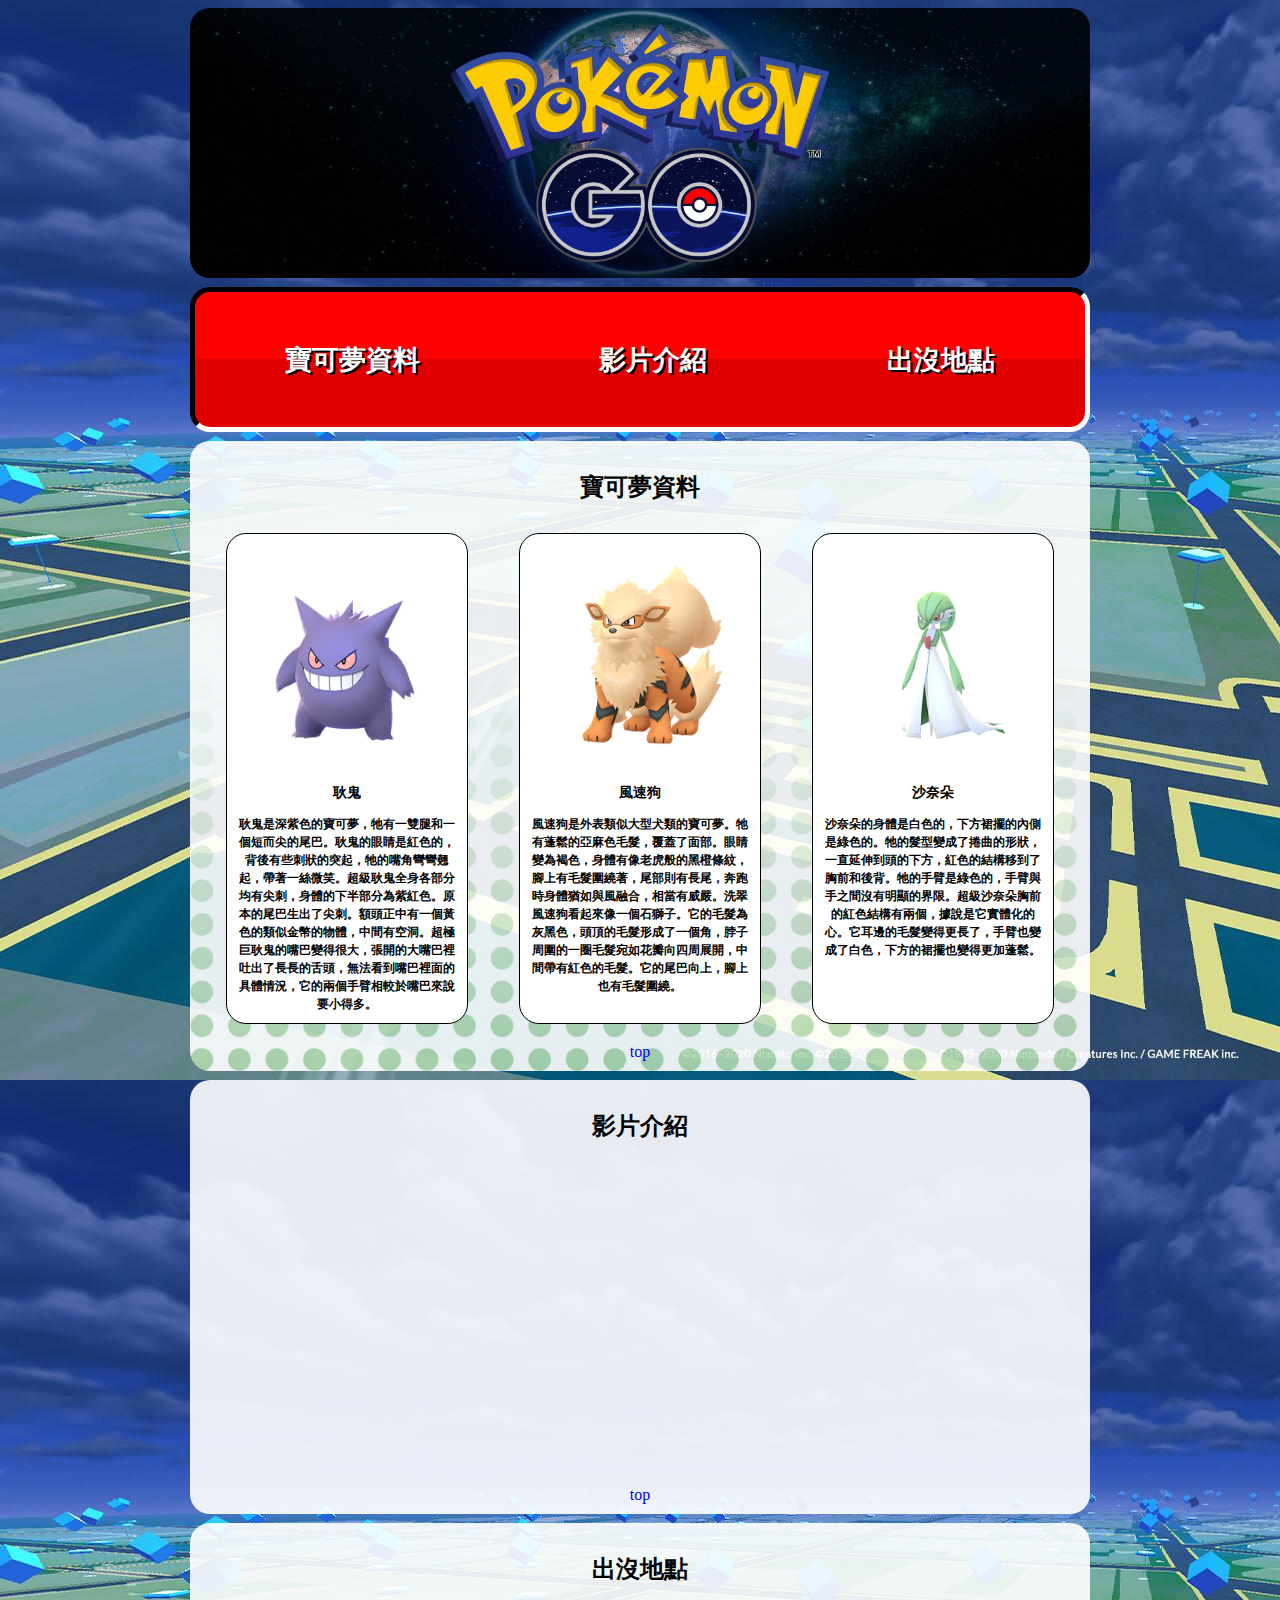
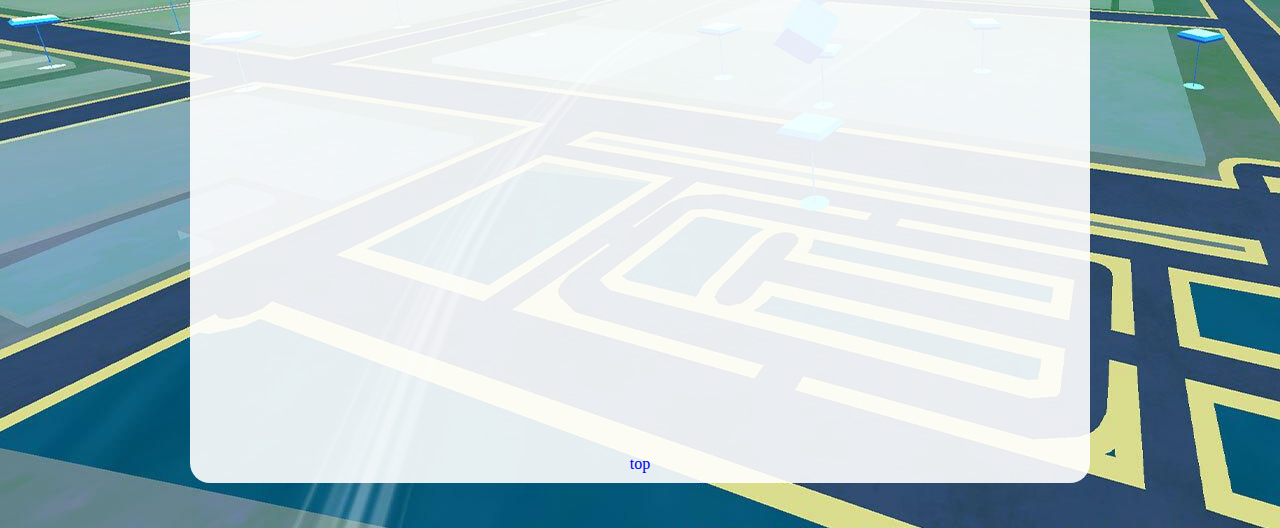
<file: webdesign-yt-map/index.html>
<!DOCTYPE html>
<html lang="en">

<head>
    <meta charset="UTF-8">
    <meta name="viewport" content="width=device-width, initial-scale=1.0">
    <title>Pokemon Go</title>
    <style>
        body {
            background: url(./EaKMc-cXgAIGCmR.jpg_large);
        }

        a {
            text-decoration: none;
        }

        .cover {
            width: 100vh;
            height: 30vh;
            background: url(./maxresdefault.jpg);
            background-position: center;
            background-size: cover;
            border-radius: 20px;
            margin-bottom: 1vh;
        }

        .container {
            width: 100vh;
            margin: auto;
        }

        .bar {
            height: 15vh;
            background: linear-gradient(rgb(255, 0, 0) 50% , rgb(225, 0, 0) 50%);
            display: flex;
            justify-content: space-around;
            align-items: center;
            font-size: 3vh;
            border-radius: 20px;
            margin-bottom: 1vh;
            border-right: 5px solid white;
            border-bottom: 5px solid white;
            border-left: 5px solid black;
            border-top: 5px solid black;
        }

        .bar a {
            color: white;
            font-weight: bold;
            text-shadow: 2px 2px black;
        }

        .bar a:hover {
            color: yellow;
            font-size: 110%;
        }

        .bar a:active {
            color: black;
        }

        .content {
            text-align: center;
            background: url(./content-bg-01.png);
            background-size: cover;
            border-radius: 20px;
            padding: 10px;
        }

        .pokemon {
            display: flex;
            justify-content: space-around;
           
           
            font-size: 20px;
            font-weight: bold;
            border-radius: 20px;
            margin-bottom: 1vh;
        }

        .items {
            width: 25%;
            text-align: center;
            font-size: 12px;
            line-height: 150%;
            border: 1px solid black;
            border-radius: 20px;
            padding: 10px;
            margin: 10px;
            background-color: rgb(255, 255, 255);
        }
        .items img{
            width: 100%;
        }
        .youtube{
            text-align: center;
            background: rgb(255, 255, 255, 0.9);
            border-radius: 20px;
            padding: 10px;
            margin-top: 1vh;
            margin-bottom: 1vh;
        }
        .video {
            display: flex;
            justify-content: space-between;
            margin-bottom: 1vh;
        }

        .map{
            text-align: center;
            background: rgb(255, 255, 255, 0.9);
            border-radius: 20px;
            padding: 10px;
            margin-top: 1vh;
            margin-bottom: 5vh;
            
        }
        .gmap {
            display: flex;
            justify-content: space-between;
            height: 100%;
        }
    </style>

</head>

<body>
    <div class="container">
        <div class="cover"></div>
        <div class="bar" id="top">
            <p><a href="#1">寶可夢資料</a></p>
            <p><a href="#2">影片介紹</a></p>
            <p><a href="#3">出沒地點</a></p>
        </div>
        <div class="content" id="1">
            <div class="title">
                <h2>寶可夢資料</h2>
            </div>
            <div class="pokemon">
                <div class="items">
                    <img src="./1.png" alt="">
                    <h3>耿鬼</h3>
                    <span>耿鬼是深紫色的寶可夢，牠有一雙腿和一個短而尖的尾巴。耿鬼的眼睛是紅色的，背後有些刺狀的突起，牠的嘴角彎彎翹起，帶著一絲微笑。超級耿鬼全身各部分均有尖刺，身體的下半部分為紫紅色。原本的尾巴生出了尖刺。額頭正中有一個黃色的類似金幣的物體，中間有空洞。超極巨耿鬼的嘴巴變得很大，張開的大嘴巴裡吐出了長長的舌頭，無法看到嘴巴裡面的具體情況，它的兩個手臂相較於嘴巴來說要小得多。</span>
                </div>
                <div class="items">
                    <img src="./2.png" alt="">
                    <h3>風速狗</h3>
                    <span>風速狗是外表類似大型犬類的寶可夢。牠有蓬鬆的亞麻色毛髮，覆蓋了面部。眼睛變為褐色，身體有像老虎般的黑橙條紋，腳上有毛髮圍繞著，尾部則有長尾，奔跑時身體猶如與風融合，相當有威嚴。洗翠風速狗看起來像一個石獅子。它的毛髮為灰黑色，頭頂的毛髮形成了一個角，脖子周圍的一圈毛髮宛如花瓣向四周展開，中間帶有紅色的毛髮。它的尾巴向上，腳上也有毛髮圍繞。</span>
                </div>
                <div class="items">
                    <img src="./3.png" alt="">
                    <h3>沙奈朵</h3>
                    <span>沙奈朵的身體是白色的，下方裙擺的內側是綠色的。牠的髮型變成了捲曲的形狀，一直延伸到頭的下方，紅色的結構移到了胸前和後背。牠的手臂是綠色的，手臂與手之間沒有明顯的界限。超級沙奈朵胸前的紅色結構有兩個，據說是它實體化的心。它耳邊的毛髮變得更長了，手臂也變成了白色，下方的裙擺也變得更加蓬鬆。</span>
                </div>
            </div>
            <span><a href="#top">top</a></span>
        </div>
        <div class="youtube" id="2">
            <div class="title">
                <h2>影片介紹</h2>
            </div>
            <div class="video">
                <iframe width="30%" height="315" src="https://www.youtube.com/embed/2qOUu5f2Zoc?si=yzIq3nt-OKYzuXNk"
                    title="YouTube video player" frameborder="0"
                    allow="accelerometer; autoplay; clipboard-write; encrypted-media; gyroscope; picture-in-picture; web-share"
                    allowfullscreen></iframe>
                <iframe width="30%" height="315" src="https://www.youtube.com/embed/j1zU7jwIkl8?si=t-03UJ_eNYPXTwwn"
                    title="YouTube video player" frameborder="0"
                    allow="accelerometer; autoplay; clipboard-write; encrypted-media; gyroscope; picture-in-picture; web-share"
                    allowfullscreen></iframe>
                <iframe width="30%" height="315" src="https://www.youtube.com/embed/BNB2Qn8RbAA?si=4x72tuQx_vBqQ69H"
                    title="YouTube video player" frameborder="0"
                    allow="accelerometer; autoplay; clipboard-write; encrypted-media; gyroscope; picture-in-picture; web-share"
                    allowfullscreen></iframe>
            </div>
            <span><a href="#top">top</a></span>
        </div>
        <div class="map" id="3">
            <div class="title">
                <h2>出沒地點</h2>
            </div>
            <div class="gmap">
                <iframe
                src="https://www.google.com/maps/embed?pb=!1m14!1m8!1m3!1d57777.015497796936!2d121.51569288793175!3d25.167334695761962!3m2!1i1024!2i768!4f13.1!3m3!1m2!1s0x3442b213f0d75b45%3A0x443012970a340e48!2z5aSn5bGv54Gr5bGx576k!5e0!3m2!1szh-TW!2stw!4v1696995967949!5m2!1szh-TW!2stw"
                width="30%" height="450" style="border:0;" allowfullscreen="" loading="lazy"
                referrerpolicy="no-referrer-when-downgrade"></iframe>
            <iframe
                src="https://www.google.com/maps/embed?pb=!1m18!1m12!1m3!1d3613.8085983440574!2d121.55627086758614!3d25.07447564322724!2m3!1f0!2f0!3f0!3m2!1i1024!2i768!4f13.1!3m3!1m2!1s0x3442ac735c088297%3A0x265ecc0587aacfa5!2z576O5aCk5rKz5r-x5YWs5ZyS6LaK6YeO6LO96LuK5aC0!5e0!3m2!1szh-TW!2stw!4v1696996024022!5m2!1szh-TW!2stw"
                width="30%" height="450" style="border:0;" allowfullscreen="" loading="lazy"
                referrerpolicy="no-referrer-when-downgrade"></iframe>
            <iframe
                src="https://www.google.com/maps/embed?pb=!1m18!1m12!1m3!1d1807.5327497885546!2d121.50707747787233!3d25.031851144442996!2m3!1f0!2f0!3f0!3m2!1i1024!2i768!4f13.1!3m3!1m2!1s0x3442a94f3712507b%3A0x890e4a55e21e821!2z6Ie65YyX5qSN54mp5ZyS!5e0!3m2!1szh-TW!2stw!4v1696996068272!5m2!1szh-TW!2stw"
                width="30%" height="450" style="border:0;" allowfullscreen="" loading="lazy"
                referrerpolicy="no-referrer-when-downgrade"></iframe>
            </div>
            <span><a href="#top">top</a></span>
        </div>
    </div>

    <div class="container2"></div>
</body>

</html>
</file>
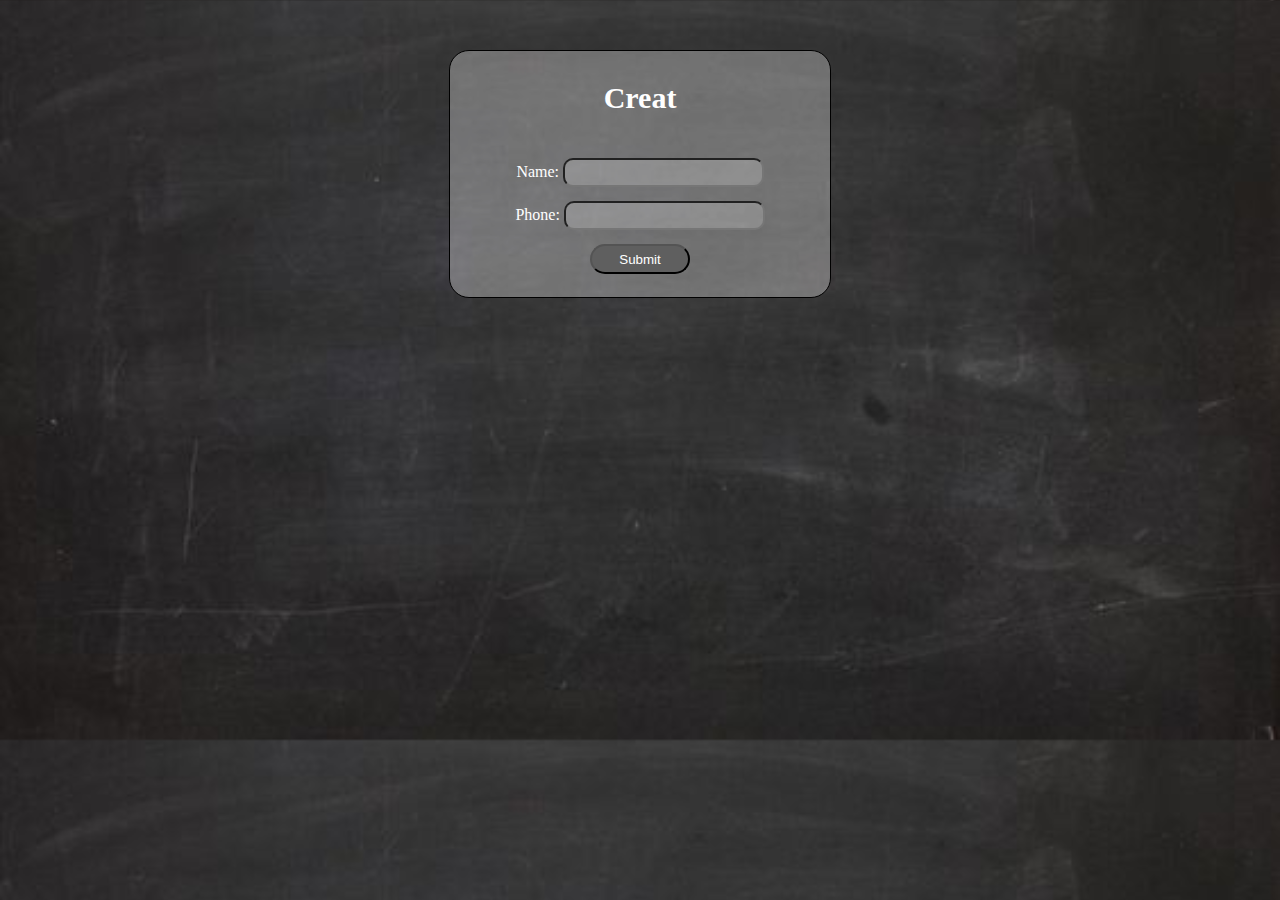
<file: school-system/student/creat.html>
<!DOCTYPE html>
<html lang="en">

<head>
    <meta charset="UTF-8">
    <meta name="viewport" content="width=device-width, initial-scale=1.0">
    <title>Creat</title>
    <style>
        body{
            background-image: url(../css/blackboard.jpg);
            background-size: cover;
        }
        .container {
            width: 30%;
            margin: auto;
            border: 1px solid rgb(0, 0, 0);
            border-radius: 20px;
            text-align: center;
            color: rgb(255, 255, 255);
            margin-top: 50px;
            background-color: rgba(255, 255, 255, 0.3);
        }
        h3{
            font-size: 30px;
        }
        table,tr,td{
            width: 100%;
            text-align: center;
        }
        td{
            text-align: center;
        }
        input{
            width: 50%;
            margin-top: 10px;
            border-radius: 10px;
            padding: 5px;
            background-color: rgba(255, 255, 255, 0.2);
            color: white;
        }
        #file{
            width: 50%;
            margin-left: 140px;
            background-color: unset;
        }
        #submit{
            width: 100px;
            height: 30px;
            margin-bottom: 20px;
            border-radius: 20px;
            background-color: rgb(95, 95, 95)
        }
        #submit:hover{
            background-color: white;
            color: black;
        }
    
    </style>
</head>

<body>
    <div class="container">
        <form action="">
            <table>
                <h3>Creat</h3>
                <tr>
                    <td>
                        <label for="name">Name:</label>
                        <input type="text" name="name" id="name">
                    </td>
                </tr>
                <tr>
                    <td>
                        <label for="phone">Phone:</label>
                        <input type="text" name="phone" id="phone">
                    </td>
                </tr>
                <tr>
                    <td>
                        <input type="submit" name="submit" id="submit" value="Submit">
                    </td>
                </tr>
            </table>

        </form>
    </div>
</body>

</html>
</file>
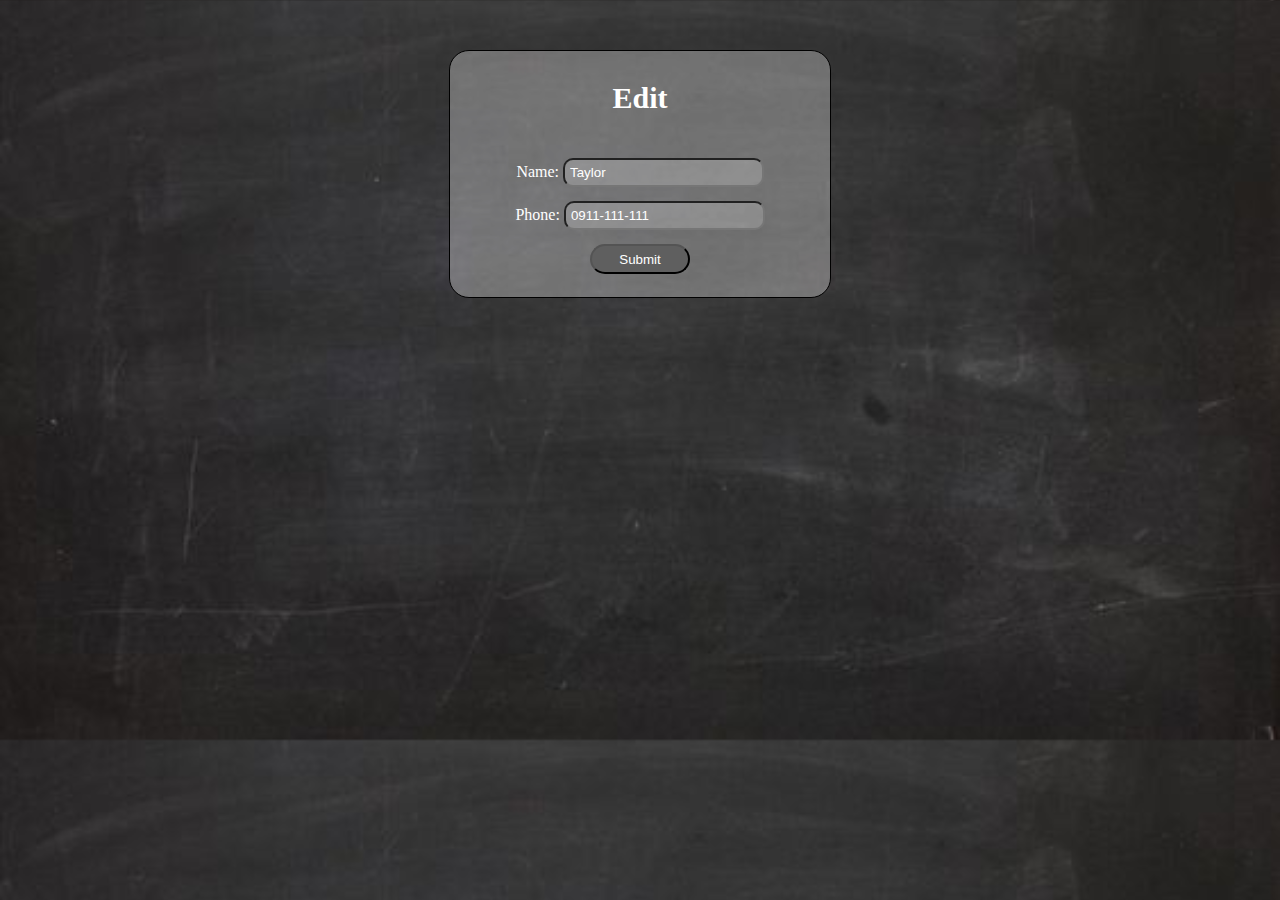
<file: school-system/student/edit.html>
<!DOCTYPE html>
<html lang="en">

<head>
    <meta charset="UTF-8">
    <meta name="viewport" content="width=device-width, initial-scale=1.0">
    <title>Edit</title>
    <style>
        body{
            background-image: url(../css/blackboard.jpg);
            background-size: cover;
        }
        .container {
            width: 30%;
            margin: auto;
            border: 1px solid rgb(0, 0, 0);
            border-radius: 20px;
            text-align: center;
            color: rgb(255, 255, 255);
            margin-top: 50px;
            background-color: rgb(255, 255, 255,0.3);
        }
        h3{
            font-size: 30px;
        }
        table,tr,td{
            width: 100%;
            text-align: center;
        }
        td{
            text-align: center;
        }
        input{
            width: 50%;
            margin-top: 10px;
            border-radius: 10px;
            padding: 5px;
            background-color: rgba(255, 255, 255, 0.2);
            color: white;
        }
        #file{
            width: 50%;
            margin-left: 140px;
            background-color: unset;
        }
        #submit{
            width: 100px;
            height: 30px;
            margin-bottom: 20px;
            border-radius: 20px;
            background-color: rgb(95, 95, 95)
        }
        #submit:hover{
            background-color: white;
            color: black;
        }
    
    </style>
</head>

<body>
    <div class="container">
        <form action="" enctype="multipart/form-data">
            <table>
                <h3>Edit</h3>
                <tr>
                    <td>
                        <label for="name">Name:</label>
                        <input type="text" name="name" id="name" value="Taylor">
                    </td>
                </tr>
                <tr>
                    <td>
                        <label for="phone">Phone:</label>
                        <input type="text" name="phone" id="phone" value="0911-111-111">
                    </td>
                </tr>
                
                <tr>
                    <td>
                        <input type="submit" name="submit" id="submit" value="Submit">
                    </td>
                </tr>
            </table>

        </form>
    </div>
</body>

</html>
</file>
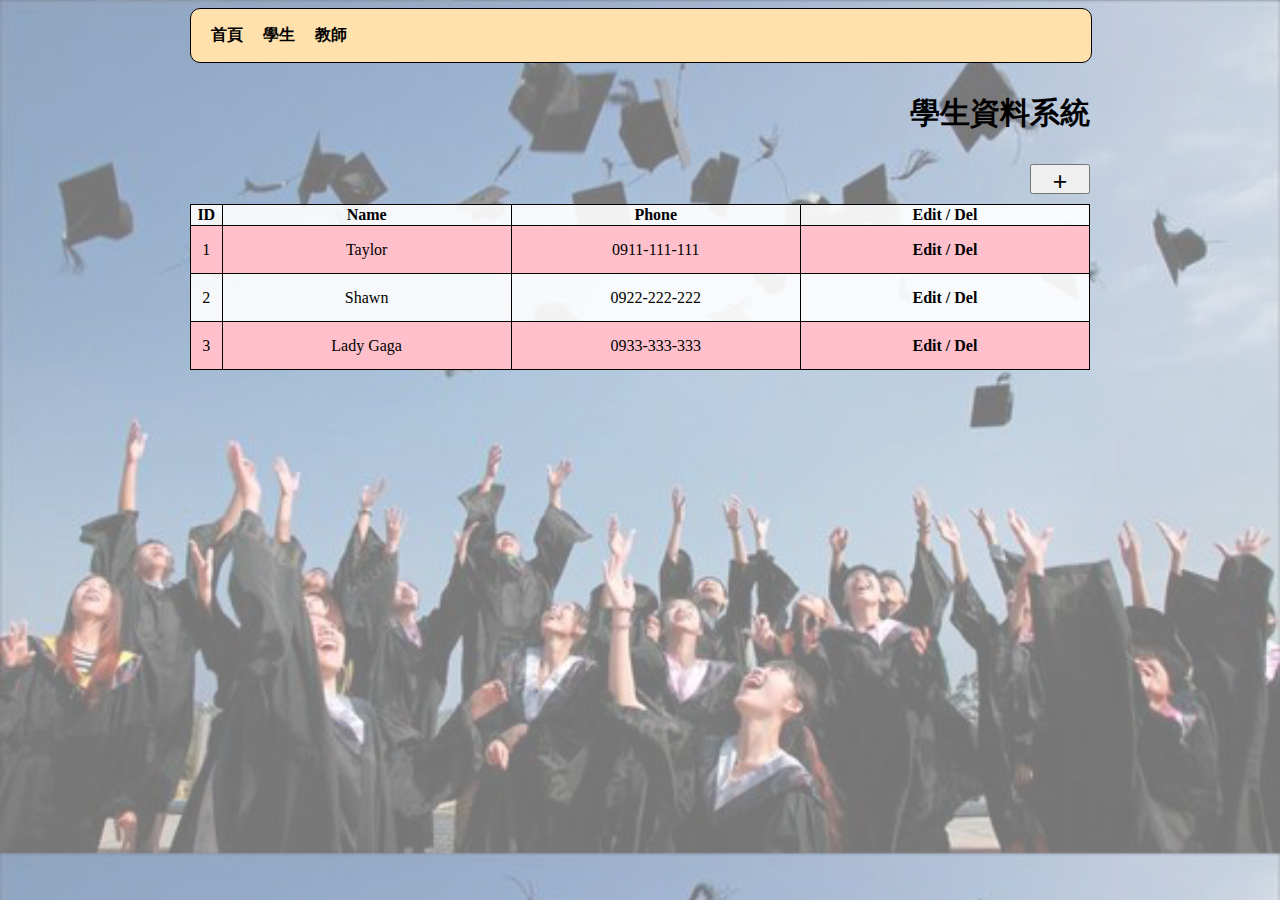
<file: school-system/student/student.html>
<!DOCTYPE html>
<html lang="en">
<head>
    <meta charset="UTF-8">
    <meta name="viewport" content="width=device-width, initial-scale=1.0">
    <title>Student</title>
    <style>
        body{
            background-image: url(../css/student.png);
            background-size: cover;
        }
        a{
            text-decoration: none;
            color: black;
        }
        .container{
            width: 100vh;
            margin: auto;
        }
        .nav{
            width: 100%;
            display: flex;
            background-color: rgb(255, 225, 173);
            border: 1px solid black;
            border-radius: 10px;
        }
        .nav a{
            margin-left: 20px;
            color: black;
            font-weight: bold;
        }
        .nav a:hover{
            color: white;
        }
        .table h3{
            font-size: 30px;
            text-align: right;
        }
        .table button{
            float: right;
            width: 60px;
            height: 30px;
            font-size: 25px;
            text-align: center;
            margin-bottom: 10px;
        }
        table{
            table-layout: fixed;
            background-color: rgb(255, 255, 255,0.9);
        }
        table, th, td{
            margin: auto;
            width: 100%;
            border: 1px solid black;
            border-collapse: collapse;
            text-align: center;
        }
        td{
            height: 5vh;
        }
        .id{
            width: 10%;
        }
        table tr{
            width: 30%;
        }
        .table a:hover{
            color: blue;
        }
        tr:nth-child(even){
            background-color: pink;
        }

    </style>
</head>
<body>
    <div class="container">
        <div class="nav">
            <p><a href="../enter.html">首頁</a></p>
            <p><a href="./student.html">學生</a></p>
            <p><a href="../teacher/teacher.html">教師</a></p>
        </div>
        <div class="table">
            <table>
            <h3>學生資料系統</h3>
            <a href="./creat.html"><button type="button">+</button></a>
            <tr>
                <th class="id">ID</th>
                <th>Name</th>
                <th>Phone</th>
                <th>Edit / Del</th>
            </tr>
            <tr>
                <td class="id">1</td>
                <td>Taylor</td>
                <td>0911-111-111</td>
                <th><a href="./edit.html?id=1">Edit</a> / <a href="./del.html?id=1">Del</a></th>
            </tr>
            <tr>
                <td class="id">2</td>
                <td>Shawn</td>
                <td>0922-222-222</td>
                <th><a href="./edit.html?id=2">Edit</a> / <a href="./del.html?id=2">Del</a></th>
            </tr>
            <tr>
                <td class="id">3</td>
                <td>Lady Gaga</td>
                <td>0933-333-333</td>
                <th><a href="./edit.html?id=3">Edit</a> / <a href="./del.html?id=3">Del</a></th>
            </tr>
        </table>
        </div>
        
    </div>
</body>
</html>
</file>
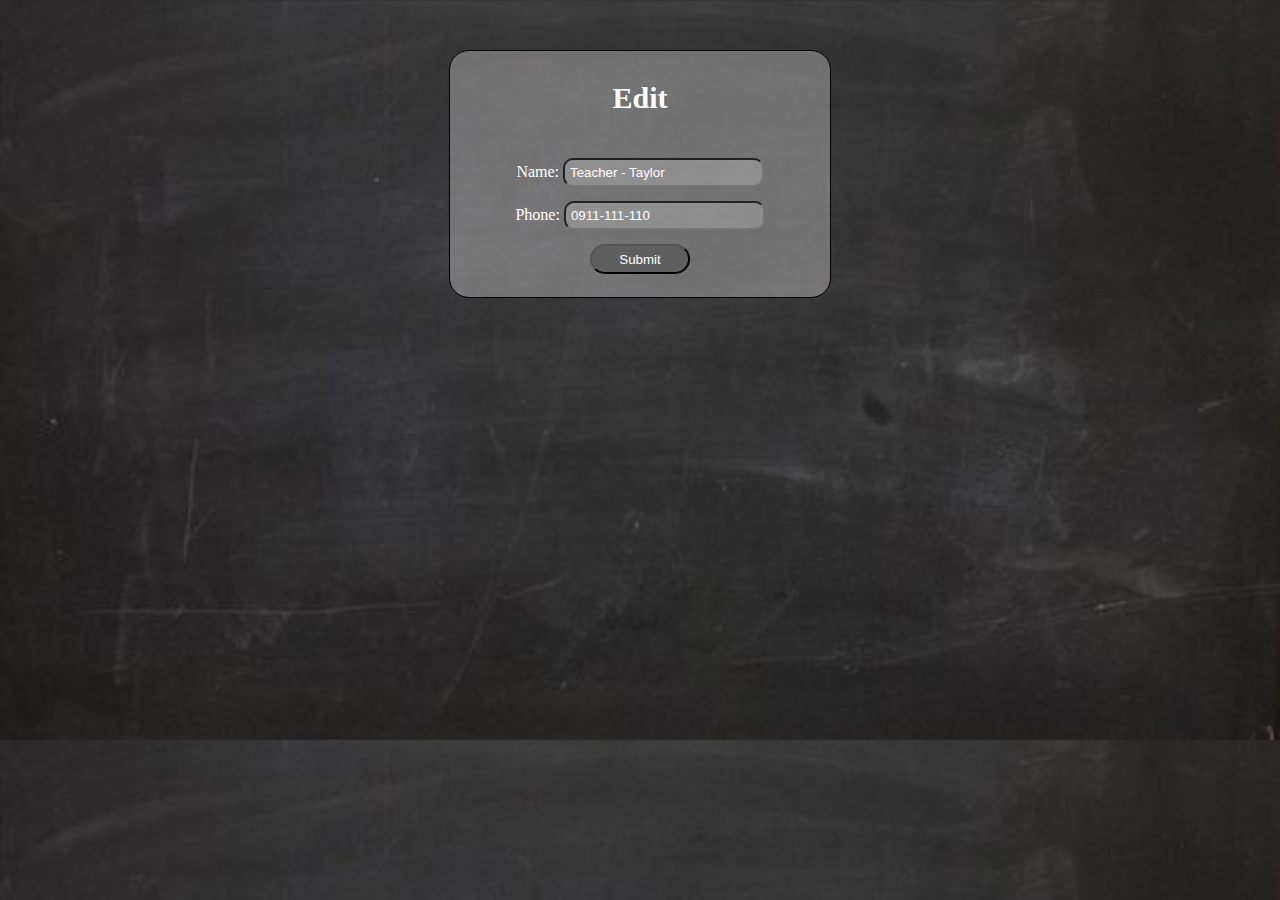
<file: school-system/teacher/edit.html>
<!DOCTYPE html>
<html lang="en">

<head>
    <meta charset="UTF-8">
    <meta name="viewport" content="width=device-width, initial-scale=1.0">
    <title>Edit</title>
    <style>
        body{
            background-image: url(../css/blackboard.jpg);
            background-size: cover;
        }
        .container {
            width: 30%;
            margin: auto;
            border: 1px solid rgb(0, 0, 0);
            border-radius: 20px;
            text-align: center;
            color: rgb(255, 255, 255);
            margin-top: 50px;
            background-color: rgb(255, 255, 255,0.3);
        }
        h3{
            font-size: 30px;
        }
        table,tr,td{
            width: 100%;
            text-align: center;
        }
        td{
            text-align: center;
        }
        input{
            width: 50%;
            margin-top: 10px;
            border-radius: 10px;
            padding: 5px;
            background-color: rgba(255, 255, 255, 0.2);
            color: white;
        }
        #file{
            width: 50%;
            margin-left: 140px;
            background-color: unset;
        }
        #submit{
            width: 100px;
            height: 30px;
            margin-bottom: 20px;
            border-radius: 20px;
            background-color: rgb(95, 95, 95)
        }
        #submit:hover{
            background-color: white;
            color: black;
        }
    
    </style>
</head>

<body>
    <div class="container">
        <form action="" enctype="multipart/form-data">
            <table>
                <h3>Edit</h3>
                <tr>
                    <td>
                        <label for="name">Name:</label>
                        <input type="text" name="name" id="name" value="Teacher - Taylor">
                    </td>
                </tr>
                <tr>
                    <td>
                        <label for="phone">Phone:</label>
                        <input type="text" name="phone" id="phone" value="0911-111-110">
                    </td>
                </tr>
                
                <tr>
                    <td>
                        <input type="submit" name="submit" id="submit" value="Submit">
                    </td>
                </tr>
            </table>

        </form>
    </div>
</body>

</html>
</file>
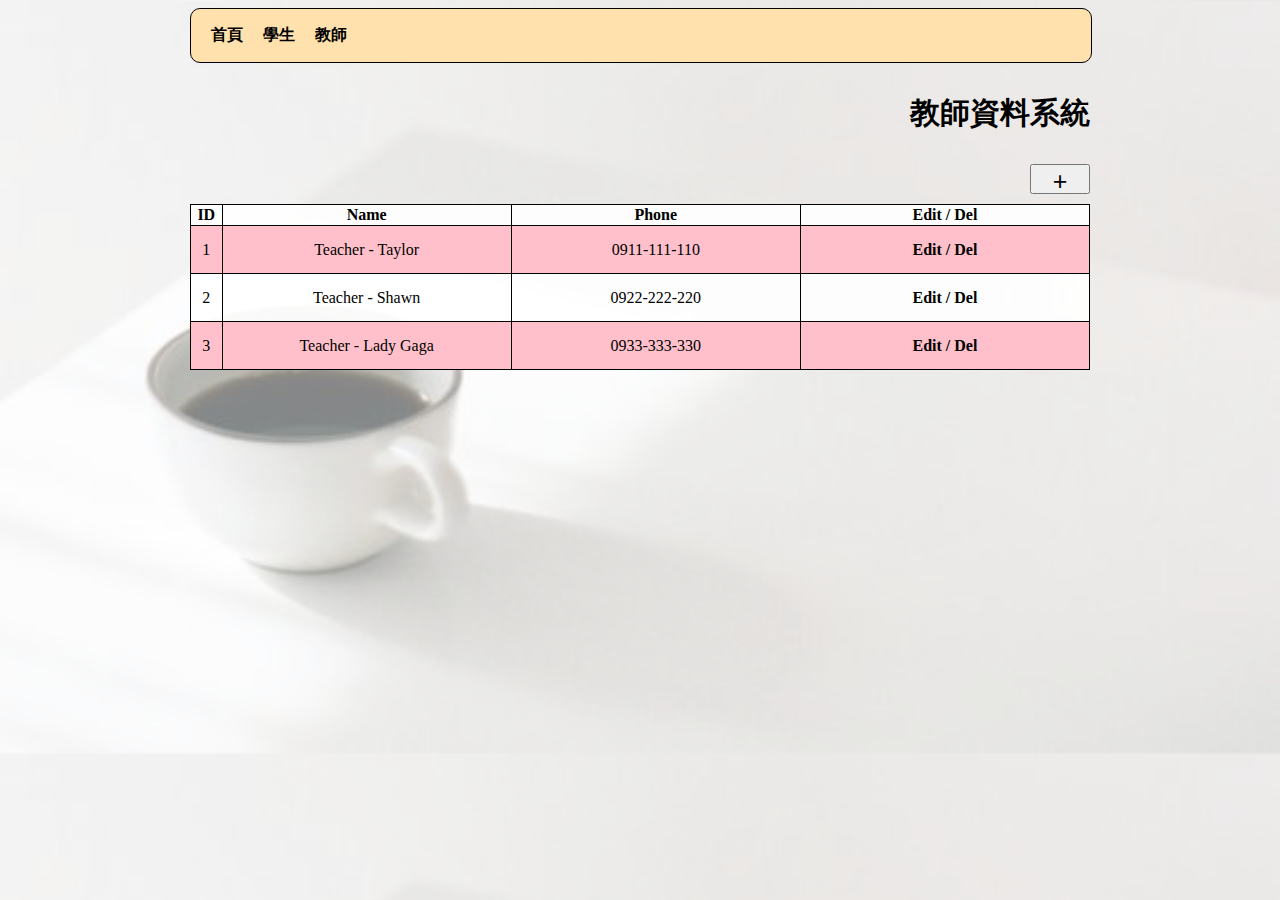
<file: school-system/teacher/teacher.html>
<!DOCTYPE html>
<html lang="en">
<head>
    <meta charset="UTF-8">
    <meta name="viewport" content="width=device-width, initial-scale=1.0">
    <title>Teacher</title>
    <style>
        body{
            background-image: url(../css/teacher.png);
            background-size: cover;
        }
        a{
            text-decoration: none;
            color: black;
        }
        .container{
            width: 100vh;
            margin: auto;
        }
        .nav{
            width: 100%;
            display: flex;
            background-color: rgb(255, 225, 173);
            border: 1px solid black;
            border-radius: 10px;
        }
        .nav a{
            margin-left: 20px;
            text-decoration: none;
            color: black;
            font-weight: bold;
        }
        .nav a:hover{
            color: white;
        }
        .table h3{
            font-size: 30px;
            text-align: right;
        }
        .table button{
            float: right;
            width: 60px;
            height: 30px;
            font-size: 25px;
            text-align: center;
            margin-bottom: 10px;
        }
        table{
            table-layout: fixed;
            background-color: rgb(255, 255, 255,0.9);
        }
        
        table, th, td{
            margin: auto;
            width: 100%;
            border: 1px solid black;
            border-collapse: collapse;
            text-align: center;
        }
        td{
            height: 5vh;
        }
        .id{
            width: 10%;
        }
        table tr{
            width: 30%;
            
        }
        .table a:hover{
            color: blue;
        }
        tr:nth-child(even){
            background-color: pink;
        }

    </style>
</head>
<body>
    <div class="container">
        <div class="nav">
            <p><a href="../enter.html">首頁</a></p>
            <p><a href="../student/student.html">學生</a></p>
            <p><a href="./teacher.html">教師</a></p>
        </div>
        <div class="table">
            <table>
            <h3>教師資料系統</h3>
            <a href="./creat.html"><button type="button">+</button></a>
            <tr>
                <th class="id">ID</th>
                <th>Name</th>
                <th>Phone</th>
                <th>Edit / Del</th>
            </tr>
            <tr>
                <td class="id">1</td>
                <td>Teacher - Taylor</td>
                <td>0911-111-110</td>
                <th><a href="./edit.html?id=1">Edit</a> / <a href="./del.html?id=1">Del</a></th>
            </tr>
            <tr>
                <td class="id">2</td>
                <td>Teacher - Shawn</td>
                <td>0922-222-220</td>
                <th><a href="./edit.html?id=2">Edit</a> / <a href="./del.html?id=2">Del</a></th>
            </tr>
            <tr>
                <td class="id">3</td>
                <td>Teacher - Lady Gaga</td>
                <td>0933-333-330</td>
                <th><a href="./edit.html?id=3">Edit</a> / <a href="./del.html?id=3">Del</a></th>
            </tr>
        </table>
        </div>
        
    </div>
</body>
</html>
</file>
<file: css/style.css>
/**********************************/
/********** General CSS ***********/
/**********************************/
body {
    color: #666666;
    background: #F6D155;
    /* font-family: 'Open Sans', sans-serif; */
    font-family: "Noto Sans TC", sans-serif;
    font-optical-sizing: auto;
    font-weight:bold;
    font-style: normal;
}

a {
    color: #222222;
    transition: all .3s;
}

a:hover,
a:active,
a:focus {
    color: #295aa3;
    outline: none;
    text-decoration: none;
}

.btn:focus {
    box-shadow: none;
}


/**********************************/
/****** Layout with Sidebar *******/
/**********************************/
.wrapper {
    position: relative;
    margin: 0 auto;
    width: 100%;
    max-width: 1140px;
}

.wrapper .sidebar {
    position: relative;
    width: 100%;
    float: left;
    background: #222222;
}

.wrapper .content {
    position: relative;
    width: 100%;
    padding: 15px;
    float: left;
    background: #F6D155;
}

.wrapper .sidebar-header,
.wrapper .sidebar-footer {
    display: none;
}

.navbar {
    padding: 15px;
    background: #222222 !important;
}

.navbar-expand-md .navbar-nav .nav-item {
    width: 100%;
    border-top: 1px solid rgba(255, 255, 255, .2);
}

.navbar-expand-md .navbar-nav .nav-item:first-child{
    border-top: none;
}

.navbar-expand-md .navbar-nav .nav-link {
    color: #ffffff;
    padding: 5px 15px 7px 15px;
    transition: all .3s;
}

.navbar-expand-md .navbar-nav .nav-link i {
    color: #ffffff;
    float: right;
    padding-top: 5px;
    transition: all .3s;
}

.navbar-expand-md .navbar-nav .nav-link:hover,
.navbar-expand-md .navbar-nav .nav-link.active {
    color: #74C0FC;
}

.navbar-expand-md .navbar-nav .nav-link:hover i,
.navbar-expand-md .navbar-nav .nav-link.active i{
    color: #74C0FC;
}


.wrapper .sidebar,
.wrapper .content {
    -webkit-transition: margin 200ms ease-out;
    -moz-transition: margin 200ms ease-out;
    -o-transition: margin 200ms ease-out;
    transition: margin 200ms ease-out;
}

@media (min-width: 768px) {
    .wrapper .content {
        padding: 30px 0px 30px 30px;
    }
    
    .wrapper .content::before,
    .wrapper .content::after {
        position: fixed;
        content: "";
        width: 100%;
        height: 30px;
        background: #F6D155;
        z-index: 1;
    }
    
    .wrapper .content::before {
        top: 0;
    }
    
    .wrapper .content::after {
        bottom: 0;
    }
    
    .wrapper .sidebar {
        position: fixed;
        width: 300px;
        height: 100%;
        margin-left: -250px;
        float: left;
        overflow: auto;
        scrollbar-width: thin;
        scrollbar-color: gray;
        z-index: 2;
    }

    .wrapper .sidebar:hover {
        margin-left: 0px;
    }
    
    .wrapper .content {
        position: relative;
        width: calc(100% - 50px);
        margin-left: 50px;
        float: right;
    }
    
    .wrapper .sidebar:hover  .sidebar-header {
        position: relative;
        display: block;
        width: 100%;
    }

    .wrapper .sidebar .sidebar-header img {
        width: 100%;
        height: auto;
    }
    
    .navbar-brand {
        display: none;
    }
    
    .navbar {
        padding: 15px 0;
        flex-direction: column;
    }
    
    .wrapper .sidebar:hover .navbar-expand-md .navbar-nav .nav-link {
        padding: 5px 30px 7px 30px;
    }
    
    .wrapper .sidebar::-webkit-scrollbar {
        width: 7px;
    }

    .wrapper .sidebar::-webkit-scrollbar-track {
        -webkit-box-shadow: inset 0 0 6px rgba(0,0,0,0.1);
    }

    .wrapper .sidebar::-webkit-scrollbar-thumb {
        background-color: darkgrey;
        outline: 1px solid slategrey;
        border-radius: 7px
    }
    
    .navbar-brand {
        display: none;
    }
    
    .sidebar .sidebar-footer {
        width: 300px;
        position: fixed;
        bottom: 0;
        padding: 15px;
        font-size: 0;
        text-align: center;
        background: #222222;
    }
    
    .sidebar .sidebar-footer a {
        display: inline-block;
        width: 40px;
        height: 40px;
        padding: 5px 0;
        margin: 0 15px 15px 0;
        text-align: center;
        font-size: 18px;
        color: #222222;
        background: #74C0FC;
    }
    
    .sidebar .sidebar-footer a:last-child {
        margin-right: 0;
    }
    
    .sidebar .sidebar-footer a:hover {
        color: #295aa3;
        background: #ffffff;
    }
    
    .sidebar:hover .sidebar-footer {
        display: block;
    }
}

@media (min-width: 992px) {
    .wrapper .sidebar {
        margin: 0;
    }

    .wrapper .content {
        width: calc(100% - 300px);
        margin-left: 300px;
    }

    .sidebar .sidebar-header {
        position: relative;
        display: block;
        width: 100%;
    }
    
    .navbar-expand-md .navbar-nav .nav-link {
        padding: 5px 30px 7px 30px;
    }
    
    .sidebar .sidebar-footer {
        display: block;
    }
}

@media (max-width: 1140px) {
    .wrapper .content {
        padding: 30px;
    }
}

@media (max-width: 576px) {
    .wrapper .content {
        padding: 15px;
    }
}


/**********************************/
/******** Back to Top CSS *********/
/**********************************/
.back-to-top {
    position: fixed;
    display: none;
    width: 30px;
    height: 30px;
    text-align: center;
    line-height: 1;
    font-size: 30px;
    right: 30px;
    bottom: 30px;
    transition: background 0.5s;
    z-index: 11;
}

.back-to-top i {
    color: #222222;
}

.back-to-top i:hover {
    color: #295aa3;
}

.back-to-top {
    -webkit-animation: action 1s infinite  alternate;
    animation: action 1s infinite  alternate;
}

@-webkit-keyframes action {
    0% { transform: translateY(0); }
    100% { transform: translateY(-15px); }
}

@keyframes action {
    0% { transform: translateY(0); }
    100% { transform: translateY(-15px); }
}


/**********************************/
/*********** Header CSS ***********/
/**********************************/
.header {
    position: relative;
    background: #ffffff;
}

.header .content-inner {
    padding: 100px 30px;
    background: url(../img/profile-bg.jpg) right bottom no-repeat;
    background-size: contain;
}

.header p {
    color: #295aa3;
    font-size: 22px;
    font-weight: 600;
    margin-bottom: 10px;
}

.header h1 {
    color: #222222;
    font-size: 50px;
    font-weight: 700;
}

.header h2 {
    display: inline-block;
    margin: 0;
    height: 25px;
    font-size: 25px;
}

.header .typed-text {
    display: none;
}

.header .typed-cursor {
    font-size: 25px;
    font-weight: 300;
    color: #222222;
}

.large-btn .content-inner {
    font-size: 0;
    border-bottom: 30px solid #F6D155;
}

.large-btn .btn {
    position: relative;
    width: 50%;
    padding: 15px 0;
    color: #295aa3;
    font-size: 20px;
    background: #222222;
    border-radius: 0;
}

.large-btn .btn:last-child {
    color: #222222;
    background: #295aa3;
}

.large-btn .btn i {
    margin-right: 8px;
}

.large-btn .btn::after {
    position: absolute;
    content: "";
    width: 0;
    height: 100%;
    top: 0;
    left: 0;
    transition: all .3s;
}

.large-btn .btn:hover::after {
    width: 100%;
    background: rgba(255, 255, 255, .1);
}


/**********************************/
/******* Content Header CSS *******/
/**********************************/
.content-header {
    position: relative;
    width: 100%;
    margin-bottom: 30px;
    padding-bottom: 10px;
}

.content-header h2 {
    color: #222222;
    font-size: 35px;
    font-weight: 700;
    letter-spacing: 3px;
    margin: 0;
}

.content-header::after {
    content: '';
    position: absolute;
    display: block;
    width: 50px;
    height: 3px;
    bottom: 0;
    left: 0;
    background: #295aa3;
}


/**********************************/
/*********** About CSS ************/
/**********************************/
.about {
    position: relative;
    padding: 60px 30px;
    background: #ffffff;
    border-bottom: 30px solid #F6D155;
}


.about img {
    width: 100%;
    height: auto;
}
@media(max-width: 550px) {
    .header p, .header h1,.header h2{
        color: #ffffff;
        text-shadow: 3px 2px 1px black;
    }
}
@media(max-width: 767.98px) {
    .about img {
        margin-bottom: 15px;
    }
}

.about .btn {
    border-radius: 0;
    color: #222222;
    background: #295aa3;
    transition: all .3s;
}

.about .btn:hover {
    color: #295aa3;
    background: #222222;
}

.about .skills {
    padding-top: 15px;
}

.about .skill-name {
    margin-top: 15px;
}

.about .skill-name p {
    display: inline-block;
    margin-bottom: 5px;
    font-size: 16px;
    font-weight: 400;
}

.about .skill-name p:last-child {
    float: right;
}

.about .progress {
    height: 5px;
    border: 1px solid #295aa3;
    border-radius: 0;
    background: #ffffff;
}

.about .progress .progress-bar {
    width: 1px;
    background: #295aa3;
    border-radius: 0;
    transition: 1s;
}


/**********************************/
/********* Education CSS **********/
/**********************************/
.education {
    position: relative;
    padding: 60px 30px;
    background: #ffffff;
    border-bottom: 30px solid #F6D155;
}

.education .edu-col {
    position: relative;
    width: 100%;
    padding: 20px 0 20px 20px;
    border-left: 1px solid #295aa3;
    border-bottom: 1px solid #295aa3;
}

.education .col-md-6:first-child .edu-col {
    padding-top: 0;
}

.education .col-md-6:last-child .edu-col {
    border-bottom: none;
    padding-bottom: 0;
}

@media (min-width: 768px) {
    .education .col-md-6:nth-child(-n+2) .edu-col {
        padding-top: 0;
    }

    .education .col-md-6:last-child .edu-col,
    .education .col-md-6:nth-last-child(2) .edu-col {
        border-bottom: none;
        padding-bottom: 0;
    }
}

.education .edu-col span {
    position: relative;
    display: block;
    font-size: 13px;
    letter-spacing: 1px;
    margin-bottom: 10px;
}

.education .edu-col span::before {
    position: absolute;
    content: "";
    width: 11px;
    height: 11px;
    background: #295aa3;
    top: 5px;
    left: -26px;
    border-radius: 5px;
}

.education .edu-col span i {
    color: #295aa3;
}

.education .edu-col h3 {
    font-size: 20px;
    font-weight: 700;
    letter-spacing: 2px;
}

.education .edu-col p {
    margin: 0;
}


/**********************************/
/********* Experience CSS *********/
/**********************************/
.experience {
    position: relative;
    padding: 60px 30px;
    background: #ffffff;
    border-bottom: 30px solid #F6D155;
}

.experience .exp-col {
    position: relative;
    width: 100%;
    padding: 20px 0 20px 20px;
    border-left: 1px solid #295aa3;
    border-bottom: 1px solid #295aa3;
}

.experience .col-md-6:first-child .exp-col {
    padding-top: 0;
}

.experience .col-md-6:last-child .exp-col {
    border-bottom: none;
    padding-bottom: 0;
}

@media (min-width: 768px) {
    .experience .col-md-6:nth-child(-n+2) .exp-col {
        padding-top: 0;
    }

    .experience .col-md-6:last-child .exp-col,
    .experience .col-md-6:nth-last-child(2) .exp-col {
        border-bottom: none;
        padding-bottom: 0;
    }
}

.experience .exp-col span {
    position: relative;
    display: block;
    font-size: 13px;
    letter-spacing: 1px;
    margin-bottom: 10px;
}

.experience .exp-col span::before {
    position: absolute;
    content: "";
    width: 11px;
    height: 11px;
    background: #295aa3;
    top: 5px;
    left: -26px;
    border-radius: 5px;
}

.experience .exp-col span i {
    color: #295aa3;
}

.experience .exp-col h3 {
    font-size: 20px;
    font-weight: 700;
    letter-spacing: 2px;
    margin-bottom: 5px;
}

.experience .exp-col h4 {
    font-size: 14px;
    font-weight: 400;
    font-style: italic;
    margin-bottom: 5px;
}

.experience .exp-col h5 {
    font-size: 16px;
    font-weight: 600;
    margin-bottom: 10px;
}

.experience .exp-col p {
    margin: 0;
}


/**********************************/
/*********** Service CSS **********/
/**********************************/
.service {
    position: relative;
    padding: 60px 30px 30px 30px;
    background: #ffffff;
    border-bottom: 30px solid #F6D155;
}

.service .srv-col {
    position: relative;
    width: 100%;
    margin-bottom: 30px;
}

.service .srv-col i {
    font-size: 30px;
    color: #295aa3;
    margin-bottom: 15px;
}

.service .srv-col h3 {
    font-size: 20px;
    font-weight: 700;
    letter-spacing: 2px;
    margin-bottom: 5px;
}

.experience .exp-col h4 {
    font-size: 14px;
    font-weight: 400;
    font-style: italic;
    margin-bottom: 5px;
}

.experience .exp-col h5 {
    font-size: 16px;
    font-weight: 600;
    margin-bottom: 10px;
}

.experience .exp-col p {
    margin: 0;
}


/**********************************/
/********** Portfolio CSS *********/
/**********************************/
.portfolio {
    position: relative;
    padding: 60px 30px 30px 30px;
    background: #ffffff;
    border-bottom: 30px solid #F6D155;
}

.portfolio #portfolio-flters {
    padding: 0;
    margin: -15px 0 30px 0;
    list-style: none;
    font-size: 0;
}

.portfolio #portfolio-flters li {
    cursor: pointer;
    margin: 15px -1px 0 0;
    display: inline-block;
    height: 35px;
    padding: 10px;
    color: #666666;
    font-size: 13px;
    line-height: 15px;
    text-transform: uppercase;
    border: 1px solid #295aa3;
    background: #ffffff;
    transition: all 0.3s ease-in-out;
}

.portfolio #portfolio-flters li:hover,
.portfolio #portfolio-flters li.filter-active {
    background: #295aa3;
    color: #ffffff;
}

.portfolio .portfolio-item {
    position: relative;
    height: 250px;
    overflow: hidden;
}

.portfolio .portfolio-item figure {
    background: #ffffff;
    overflow: hidden;
    height: 220px;
    position: relative;
    border-radius: 0;
    margin: 0; 
}

.portfolio .portfolio-item figure img {
    width: 100%; 
    height: 100%; 
    object-fit: cover; 
}

.portfolio .portfolio-item figure:hover img {
    opacity: 0.3;
    transition: 0.3s;
}

.portfolio .portfolio-item figure .link-preview,
.portfolio .portfolio-item figure .link-details,
.portfolio .portfolio-item figure .portfolio-title {
    position: absolute;
    display: inline-block;
    opacity: 0;
    line-height: 1;
    text-align: center;
    width: 45px;
    height: 35px;
    background: #295aa3;
    transition: 0.2s linear;
}

.portfolio .portfolio-item figure .link-preview i,
.portfolio .portfolio-item figure .link-details i {
    color: #ffffff;
    padding-top: 10px;
    font-size: 16px;
}

.portfolio .portfolio-item figure .link-preview:hover,
.portfolio .portfolio-item figure .link-details:hover {
    background: #74C0FC;
}

.portfolio .portfolio-item figure .link-preview:hover i,
.portfolio .portfolio-item figure .link-details:hover i {
    color: #ffffff;
}

.portfolio .portfolio-item figure .link-preview {
    left: 50%;
    top: calc(25% - 18px);
}

.portfolio .portfolio-item figure .link-details {
    right: 50%;
    top: calc(25% - 18px);
}

.portfolio .portfolio-item figure .portfolio-title {
    margin: 0;
    width: 100%;
    height: 50%;
    left: 0;
    right: 0;
    top: 100%;
    padding: 30px 10px;
    color: #222222;
    font-size: 16px;
    font-weight: 600;
    background: rgba(255, 111, 97, .5);
    border-radius: 0;
}

.portfolio .portfolio-item figure .portfolio-title:hover {
    text-decoration: none;
}

.portfolio .portfolio-item figure .portfolio-title span {
    display: block;
    margin-top: 10px;
    font-family: 'Open Sans', sans-serif;
    font-size: 13px;
    font-weight: 300;
}

.portfolio .portfolio-item figure:hover .link-preview {
    opacity: 1;
    left: calc(50% - 61px);
}

.portfolio .portfolio-item figure:hover .link-details {
    opacity: 1;
    right: calc(50% - 61px);
}

.portfolio .portfolio-item figure:hover .portfolio-title {
    opacity: 1;
    top: 50%;
}


/**********************************/
/*********** Review CSS ***********/
/**********************************/
.review {
    position: relative;
    background: #ffffff;
    border-bottom: 30px solid #F6D155;
}

.review .content-inner {
    position: relative;
    padding: 60px 30px;
    background: url(../img/quote.png) right bottom no-repeat;
}

.review .review-text p {
    font-size: 18px;
    font-style: italic;
}

.review .review-img {
    display: flex;
    align-items: center;
}

.review .review-img img {
    width: 80px; 
    height: 80px; 
    object-fit: cover;
    margin-right: 15px;
}

.review .review-name h3 {
    font-size: 18px;
    font-weight: 700;
    letter-spacing: 2px;
    margin-bottom: 5px;
}

.review .review-name p {
    font-size: 14px;
    margin-bottom: 0;
}

.review .review-text .ratting {
    margin-bottom: 5px;
}

.review .review-text .ratting i {
    color: #295aa3;
    font-size: 14px;
}

.review .slick-slider:hover .slick-prev {
    left: 30px;
}

.review .slick-slider:hover .slick-next {
    right: 30px;
}

.review-slider .slick-prev,
.review-slider .slick-next {
    width: 35px;
    height: 35px;
    z-index: 1;
    opacity: 0;
    transition: .5s;
    background: rgba(255, 111, 97, .7);
}

.review-slider .slick-prev {
    left: 55px;
}

.review-slider .slick-next {
    right: 55px;
}

.review-slider.slick-slider:hover .slick-prev {
    left: 15px;
    opacity: 1;
}

.review-slider.slick-slider:hover .slick-next {
    right: 15px;
    opacity: 1;
}

.review-slider .slick-prev:hover,
.review-slider .slick-prev:focus,
.review-slider .slick-next:hover,
.review-slider .slick-next:focus {
    background: rgba(0, 0, 0, .7);
}

.review-slider .slick-prev:hover::before,
.review-slider .slick-prev:focus::before,
.review-slider .slick-next:hover::before,
.review-slider .slick-next:focus::before {
    color: #295aa3;
}

.review-slider .slick-prev::before,
.review-slider .slick-next::before {
    font-family: "Font Awesome 5 Free";
    font-weight: 900;
    font-size: 18px;
    color: #ffffff;
}

.review-slider .slick-prev::before {
    content: "\f104";
}

.review-slider .slick-next::before {
    content: "\f105";
}

.review-slider .slick-dots {
    bottom: 15px;
}

.review-slider .slick-dots li button:before {
    color: #ffffff;
    font-size: 15px;
}

.review-slider .slick-dots li.slick-active button:before {
    color: #295aa3;
}

.review-slider.slick-slider {
    margin-bottom: 0;
}


/**********************************/
/*********** Contact CSS ***********/
/**********************************/
.contact {
    position: relative;
    padding: 60px 30px 30px 30px;
    background: #ffffff;
}

.contact .contact-info {
    position: relative;
    width: 100%;
    margin-bottom: 30px;
}

.contact .contact-info p {
    font-size: 16px;
    font-weight: 600;
    letter-spacing: 1px;
    margin-bottom: 10px;
}

.contact .contact-info p i {
    width: 25px;
    color: #295aa3;
}

.contact .contact-info p a {
    color: #666666;
}

.contact .contact-info p a:hover {
    color: #295aa3;
    text-decoration: none;
}

.contact .social {
    font-size: 0;
}

.contact .social a {
    width: 35px;
    height: 35px;
    padding: 5px 0;
    color: #ffffff;
    background: #295aa3;
    border-radius: 0;
    margin-top: 15px;
    margin-right: 15px;
    transition: all .3s;
}

.contact .social a:last-child {
    margin-right: 0;
}

.contact .social a:hover {
    color: #ffffff;
    background: #74C0FC;
}

.contact .form {
    position: relative;
    width: 100%;
    margin-bottom: 30px;
}

.contact .form .form-control {
    border-radius: 0;
}

.contact .form .form-control:focus {
    box-shadow: none;
    border-color: #295aa3;
}

.contact .form .btn {
    color: #ffffff;
    background: #295aa3;
    border-radius: 0;
    transition: all .3s;
}

.contact .form .btn:hover {
    color: #ffffff;
    background: #74C0FC;
}


/**********************************/
/*********** Footer CSS ***********/
/**********************************/
.footer {
    position: relative;
    width: 100%;
    padding: 30px 30px 0 30px;
    background: #F6D155;
}

.footer .col-md-6:last-child {
    text-align: right;
}

@media(max-width: 767.98px) {
    .footer .col-md-6,
    .footer .col-md-6:last-child{
        text-align: center;
    }
}

.footer p {
    color: #222222;
    margin: 0;
}

.footer a {
    color: #295aa3;
    font-weight: 600;
}

.footer a:hover {
    color: #222222;
}



/* own css */

.myBtn{
    border: 2px solid #006aff;
    border-radius: 5px;
    padding: 2px 8px;
    background-color: white;
    color: #006aff;
    font-weight: bold;
}

.myBtn:hover{
    background-color: #006aff;
    color: white;
}

.blackBtn{
    border: 2px solid #212121;
    border-radius: 5px;
    padding: 2px 8px;
    background-color: white;
    color: #212121;
    font-weight: bold;
}

.blackBtn:hover{
    background-color: #212121;
    color: white;
}
</file>
